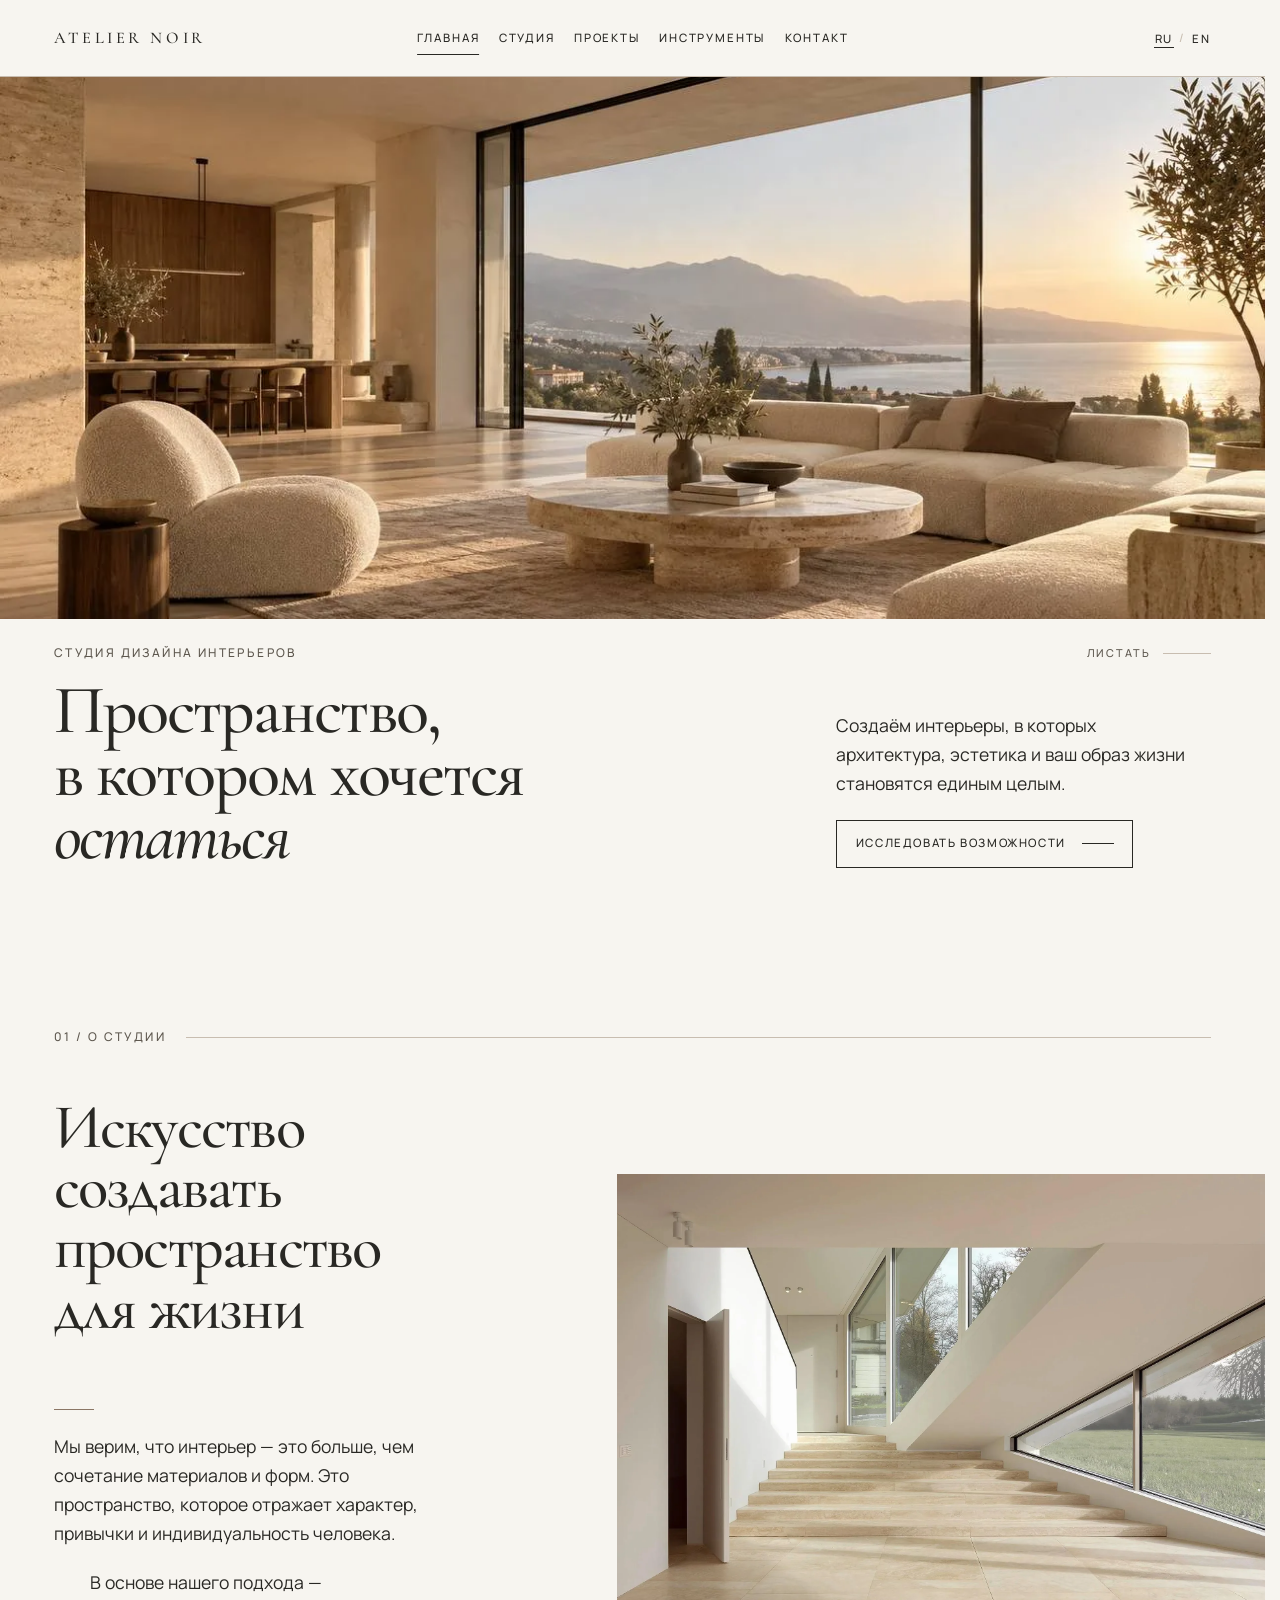
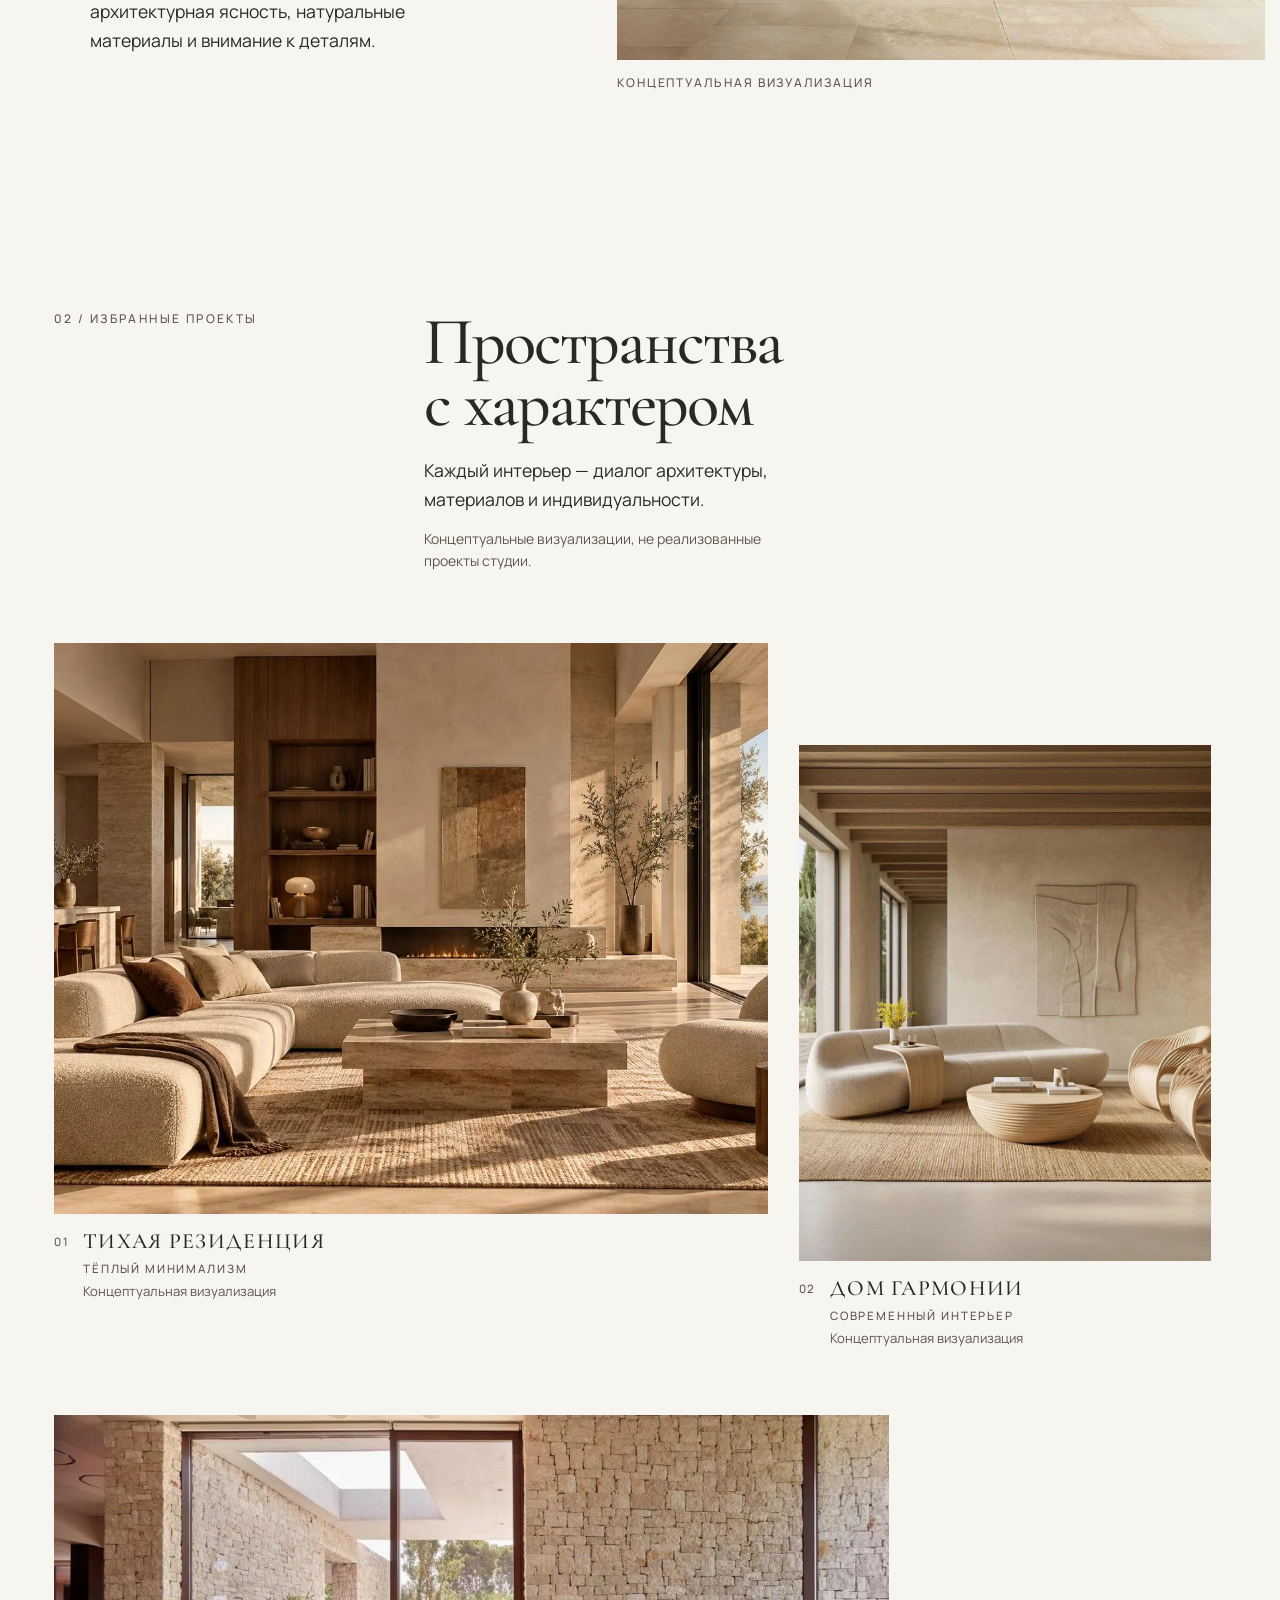
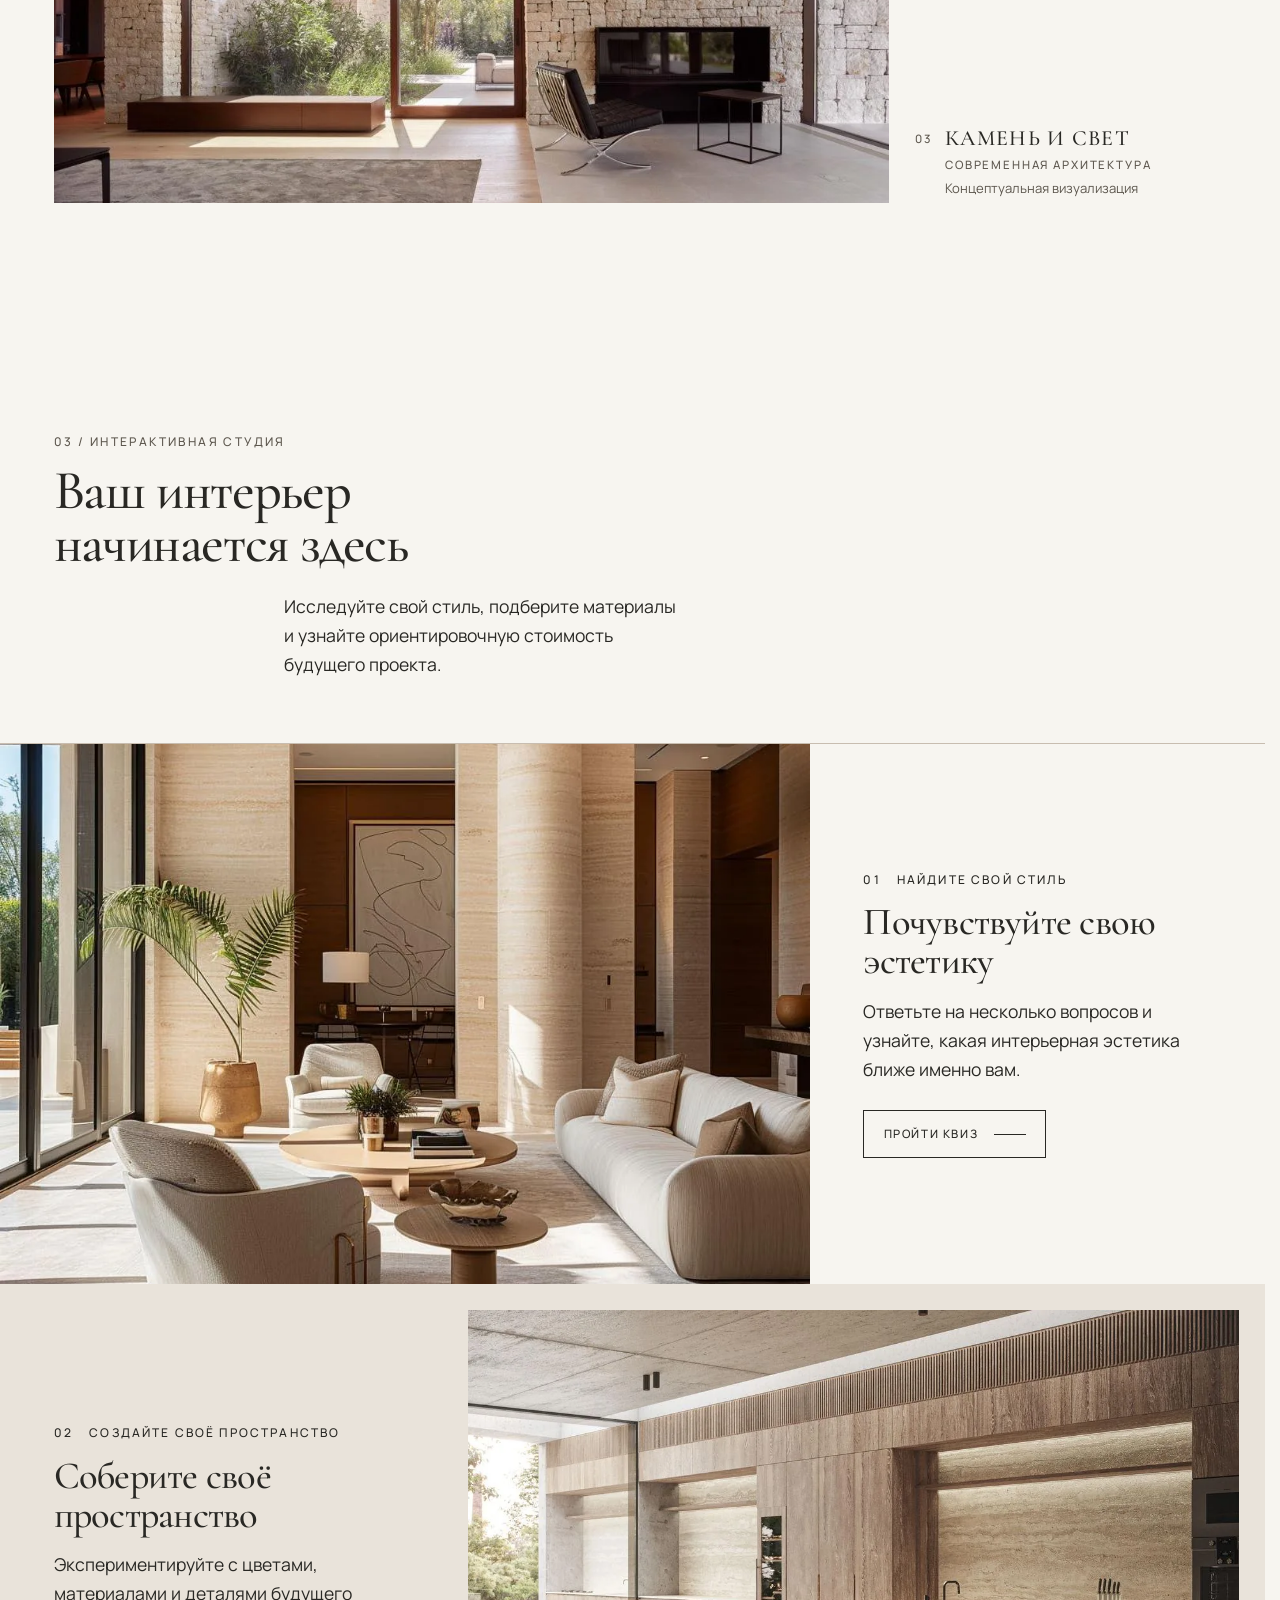
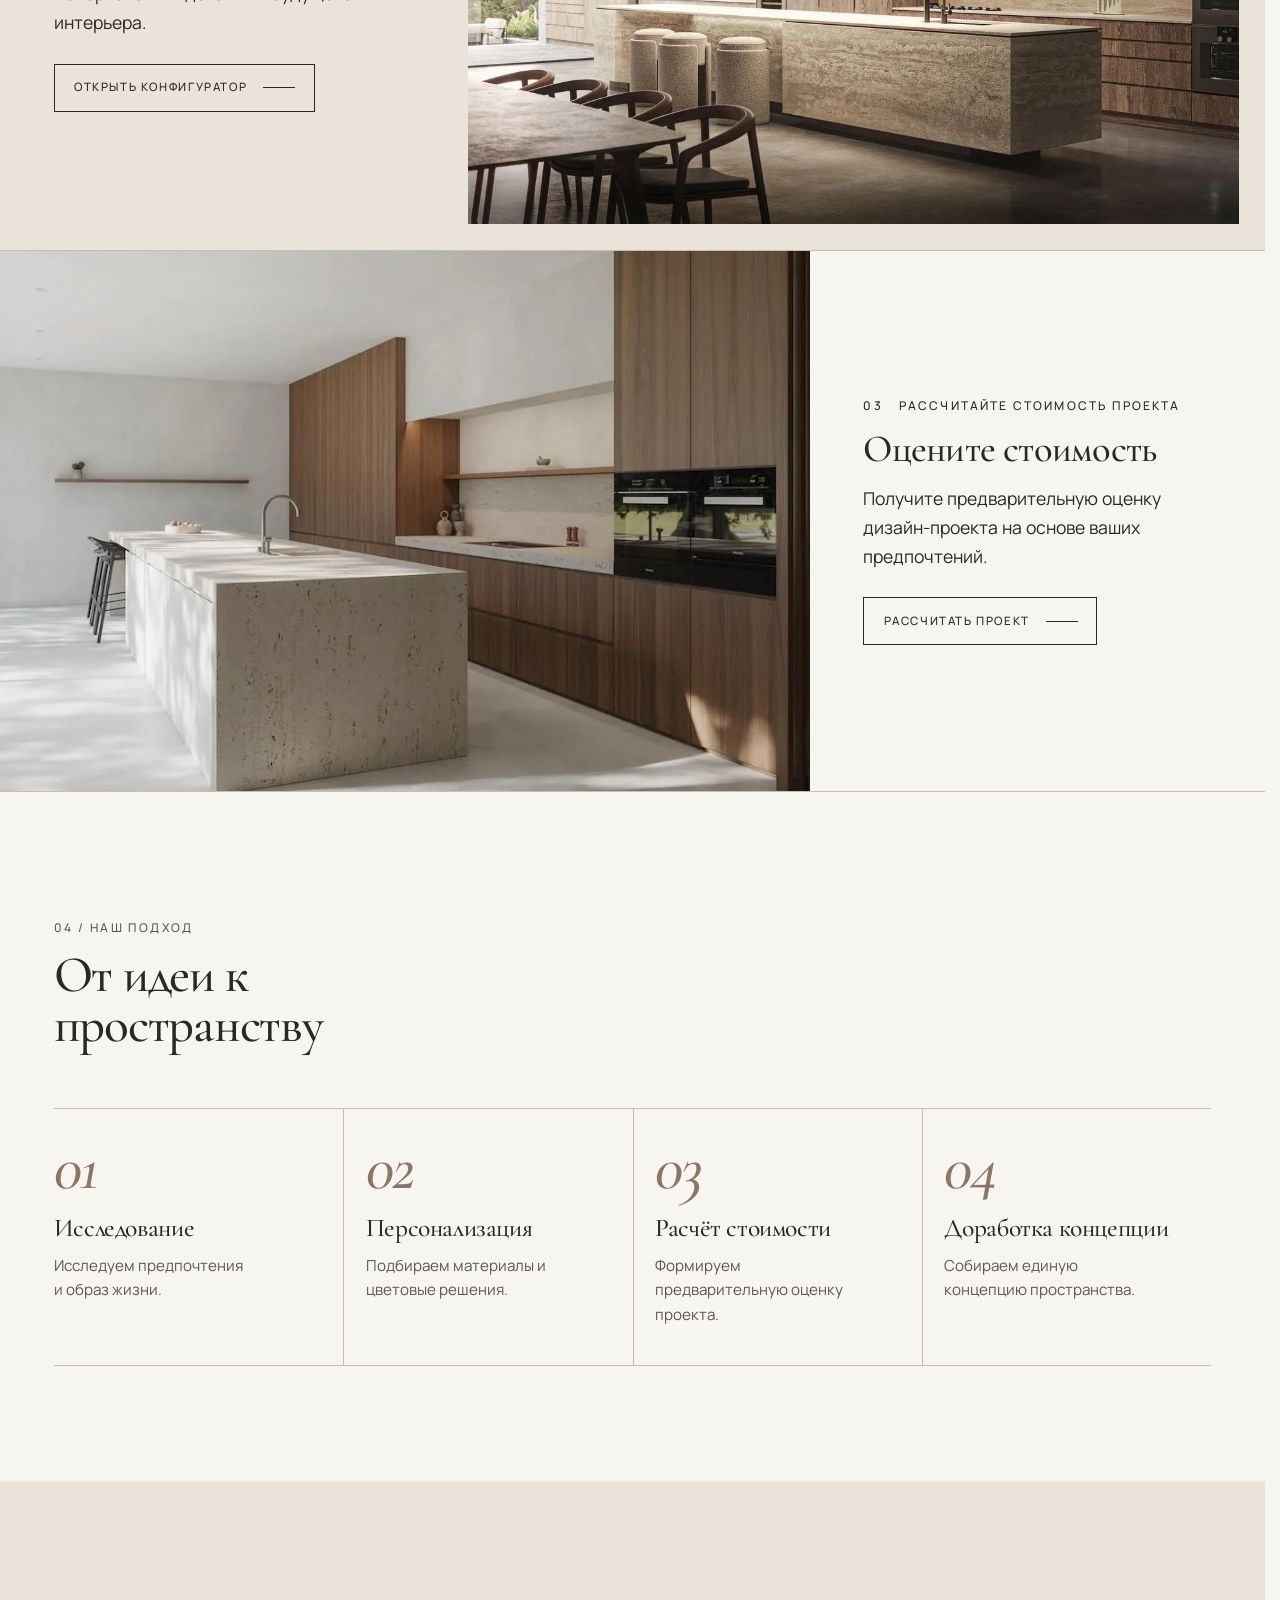
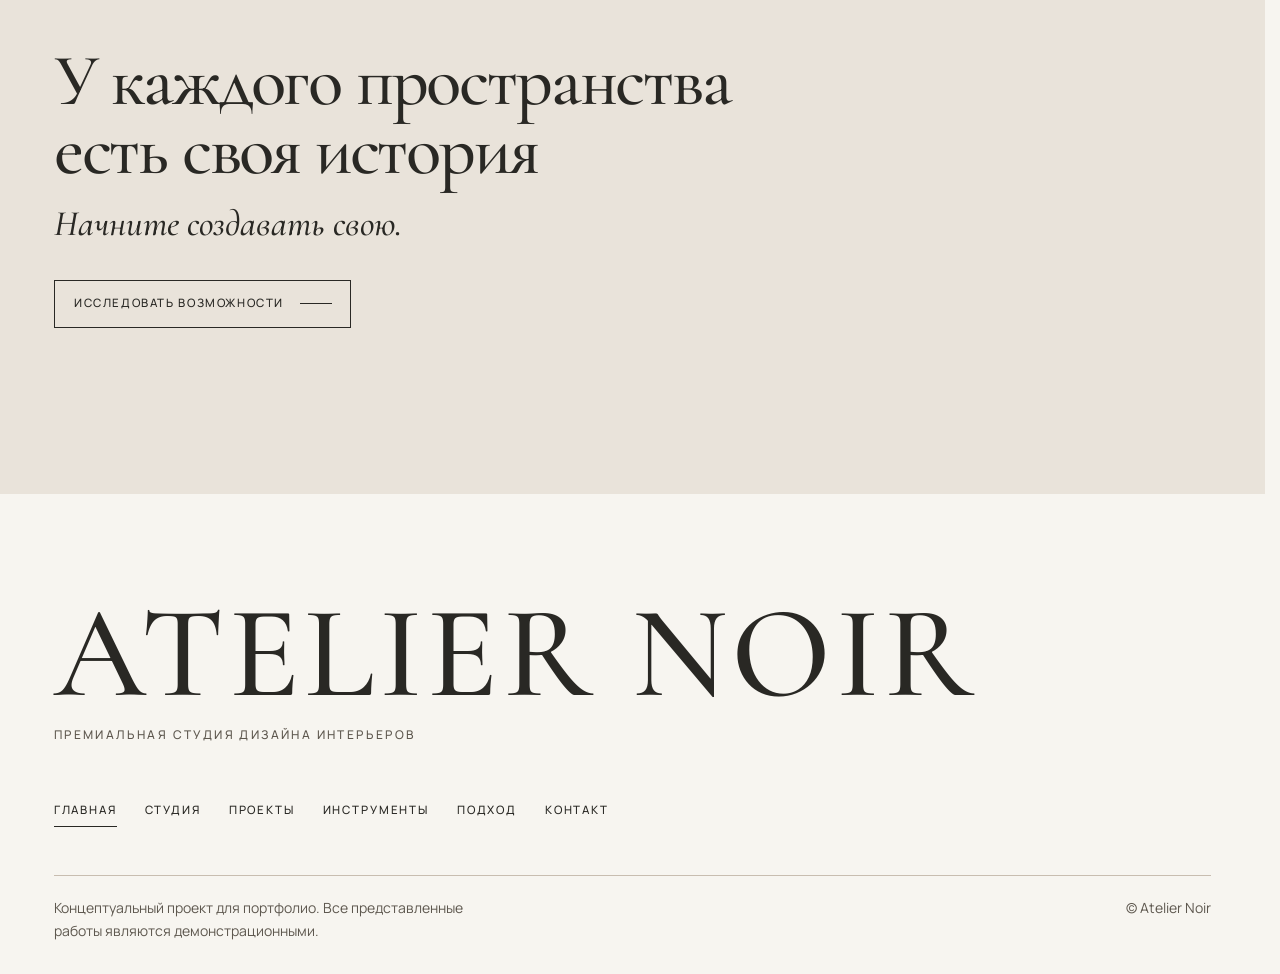
<file: index.html>
<!DOCTYPE html>
<html lang="ru">
<head>
  <meta charset="UTF-8">
  <meta name="viewport" content="width=device-width, initial-scale=1">
  <meta name="description" data-i18n-content="meta.description" content="ATELIER NOIR — концептуальный сайт студии дизайна интерьеров: квиз стиля, конфигуратор пространства и калькулятор стоимости. Демонстрационный портфолио-проект.">
  <meta name="theme-color" content="#F7F5F0">
  <meta name="format-detection" content="telephone=no">
  <title data-i18n="meta.title">ATELIER NOIR — Студия дизайна интерьеров</title>
  <meta property="og:type" content="website">
  <meta property="og:site_name" content="ATELIER NOIR">
  <meta property="og:locale" content="ru_RU">
  <meta property="og:locale:alternate" content="en_US">
  <meta property="og:title" data-i18n-content="meta.title" content="ATELIER NOIR — Студия дизайна интерьеров">
  <meta property="og:description" data-i18n-content="meta.description" content="ATELIER NOIR — концептуальный сайт студии дизайна интерьеров: квиз стиля, конфигуратор пространства и калькулятор стоимости. Демонстрационный портфолио-проект.">
  <meta property="og:image" content="assets/images/og/og-home.jpg">
  <meta property="og:image:width" content="1200">
  <meta property="og:image:height" content="630">
  <meta property="og:image:alt" content="ATELIER NOIR — Студия дизайна интерьеров">
  <meta name="twitter:card" content="summary_large_image">
  <link rel="icon" href="assets/icons/favicon.svg" type="image/svg+xml">
  <link rel="apple-touch-icon" href="assets/icons/apple-touch-icon.png">
  <link rel="stylesheet" href="css/style.css">
  <link rel="stylesheet" href="css/responsive.css">
  <script>
    document.documentElement.classList.add("js");
    try {
      if (localStorage.getItem("atelier-noir-language") === "en") {
        document.documentElement.classList.add("i18n-pending");
        setTimeout(function () {
          document.documentElement.classList.remove("i18n-pending");
        }, 1500);
      }
    } catch (error) {
      /* storage unavailable */
    }
    function markFrame(img) {
      var frame = img && img.closest ? img.closest(".frame") : null;
      if (!frame) return;
      frame.classList.add("is-fallback");
      var key = img.getAttribute("data-i18n-alt");
      if (key) frame.setAttribute("data-i18n-aria-label", key);
      var label = key && window.t ? window.t(key) : img.alt;
      if (label) frame.setAttribute("aria-label", label);
      img.remove();
    }
  </script>
</head>
<body>
  <a class="skip" href="#content" data-i18n="skip">К содержанию</a>

  <header class="header">
    <div class="header__bar">
      <a class="logo" href="#top" translate="no">Atelier Noir</a>

      <div class="header__end">
        <div class="lang" role="group" data-i18n-aria-label="lang.group" aria-label="Язык интерфейса">
          <button class="lang__btn" type="button" data-lang="ru" lang="ru" aria-pressed="true">RU</button>
          <span class="lang__slash" aria-hidden="true">/</span>
          <button class="lang__btn" type="button" data-lang="en" lang="en" aria-pressed="false">EN</button>
        </div>
        <button class="nav-toggle" type="button" aria-expanded="false" aria-controls="site-nav" aria-label="Открыть меню">
          <span class="nav-toggle__lines" aria-hidden="true"></span>
        </button>
      </div>
    </div>

    <nav class="nav" id="site-nav" data-i18n-aria-label="nav.main" aria-label="Основная навигация">
      <a class="link" href="#top" data-nav="top" data-i18n="nav.home">Главная</a>
      <a class="link" href="#studio" data-nav="studio" data-i18n="nav.studio">Студия</a>
      <a class="link" href="#projects" data-nav="projects" data-i18n="nav.projects">Проекты</a>
      <a class="link" href="#tools" data-nav="tools" data-i18n="nav.tools">Инструменты</a>
      <a class="link" href="#contact" data-nav="contact" data-i18n="nav.contact">Контакт</a>
      <p class="nav__note" data-i18n="nav.note">Премиальная студия дизайна интерьеров</p>
    </nav>
  </header>

  <main id="content" tabindex="-1">
    <section class="hero" id="top" data-spy aria-labelledby="hero-title">
      <div class="hero__media">
        <div class="frame frame--hero">
          <img
            src="assets/images/hero.webp"
            alt="Гостиная с панорамным остеклением, мягкой мебелью и видом на море и горы"
            data-i18n-alt="hero.alt"
            width="1280"
            height="720"
            fetchpriority="high"
            decoding="async"
            onerror="markFrame(this)">
          <p class="frame__note" aria-hidden="true">hero.webp</p>
        </div>
      </div>

      <div class="hero__plate">
        <div class="hero__kicker">
          <p class="eyebrow" data-i18n="hero.kicker">Студия дизайна интерьеров</p>
          <a class="scroll-hint" href="#studio">
            <span data-i18n="hero.scroll">Листать</span>
            <span class="scroll-hint__line" aria-hidden="true"></span>
          </a>
        </div>

        <div class="hero__grid">
          <h1 class="hero__title" id="hero-title">
            <span data-i18n="hero.title.1">Пространство,</span><br>
            <span data-i18n="hero.title.2">в котором хочется</span><br>
            <em data-i18n="hero.title.3">остаться</em>
          </h1>
          <div class="hero__aside">
            <p class="hero__lede" data-i18n="hero.lede">Создаём интерьеры, в которых архитектура, эстетика и ваш образ жизни становятся единым целым.</p>
            <a class="btn" href="#tools">
              <span data-i18n="hero.cta">Исследовать возможности</span>
              <span class="btn__line" aria-hidden="true"></span>
            </a>
          </div>
        </div>
      </div>
    </section>

    <section class="studio" id="studio" data-spy aria-labelledby="studio-title">
      <div class="wrap">
        <div class="section-kicker">
          <p class="eyebrow" data-i18n="studio.kicker">01 / О студии</p>
          <span class="section-kicker__line" aria-hidden="true"></span>
        </div>

        <div class="studio__layout reveal">
          <div class="studio__heading">
            <h2 class="studio__title" id="studio-title"><span data-i18n="studio.title.1">Искусство создавать</span><br><span data-i18n="studio.title.2">пространство</span><br><span data-i18n="studio.title.3">для жизни</span></h2>
          </div>

          <figure class="studio__figure">
            <div class="frame frame--studio">
              <img
                src="assets/images/studio.webp"
                alt="Светлый лестничный холл с каменными ступенями и угловым остеклением"
                data-i18n-alt="studio.alt"
                width="2000"
                height="1499"
                loading="lazy"
                decoding="async"
                onerror="markFrame(this)">
              <p class="frame__note" aria-hidden="true">studio.webp</p>
            </div>
            <figcaption class="studio__caption" data-i18n="studio.caption">Концептуальная визуализация</figcaption>
          </figure>

          <div class="studio__text">
            <hr class="studio__rule">
            <p data-i18n="studio.p1">Мы верим, что интерьер — это больше, чем сочетание материалов и форм. Это пространство, которое отражает характер, привычки и индивидуальность человека.</p>
            <p data-i18n="studio.p2">В основе нашего подхода — архитектурная ясность, натуральные материалы и внимание к деталям.</p>
          </div>
        </div>
      </div>
    </section>

    <section class="projects" id="projects" data-spy aria-labelledby="projects-title">
      <div class="wrap">
        <div class="projects__intro reveal">
          <p class="eyebrow" data-i18n="projects.kicker">02 / Избранные проекты</p>
          <div class="projects__copy">
            <h2 class="projects__title" id="projects-title"><span data-i18n="projects.title.1">Пространства</span><br><span data-i18n="projects.title.2">с характером</span></h2>
            <p class="projects__lede" data-i18n="projects.lede">Каждый интерьер — диалог архитектуры, материалов и индивидуальности.</p>
            <p class="projects__disclaimer" data-i18n="projects.disclaimer">Концептуальные визуализации, не реализованные проекты студии.</p>
          </div>
        </div>

        <div class="projects__gallery reveal">
          <article class="project project--lead">
            <div class="frame frame--p1">
              <img
                src="assets/images/project-01.webp"
                alt="Тихая резиденция — тёплая гостиная с камином и панорамным светом, концептуальная визуализация"
                data-i18n-alt="project.01.alt"
                width="1280"
                height="853"
                loading="lazy"
                decoding="async"
                onerror="markFrame(this)">
              <p class="frame__note" aria-hidden="true">project-01.webp</p>
            </div>
            <div class="project__meta">
              <p class="project__index">01</p>
              <h3 class="project__title" data-i18n="project.01.title">Тихая резиденция</h3>
              <p class="project__style" data-i18n="project.01.style">Тёплый минимализм</p>
              <p class="project__note" data-i18n="project.caption">Концептуальная визуализация</p>
            </div>
          </article>

          <article class="project project--offset">
            <div class="frame frame--p2">
              <img
                src="assets/images/project-02.webp"
                alt="Дом гармонии — гостиная с мягкими формами и видом в сад, концептуальная визуализация"
                data-i18n-alt="project.02.alt"
                width="1600"
                height="1200"
                loading="lazy"
                decoding="async"
                onerror="markFrame(this)">
              <p class="frame__note" aria-hidden="true">project-02.webp</p>
            </div>
            <div class="project__meta">
              <p class="project__index">02</p>
              <h3 class="project__title" data-i18n="project.02.title">Дом гармонии</h3>
              <p class="project__style" data-i18n="project.02.style">Современный интерьер</p>
              <p class="project__note" data-i18n="project.caption">Концептуальная визуализация</p>
            </div>
          </article>

          <article class="project project--wide">
            <div class="frame frame--p3">
              <img
                src="assets/images/project-03.webp"
                alt="Камень и свет — каменная стена, камин и свет из сада, концептуальная визуализация"
                data-i18n-alt="project.03.alt"
                width="1078"
                height="516"
                loading="lazy"
                decoding="async"
                onerror="markFrame(this)">
              <p class="frame__note" aria-hidden="true">project-03.webp</p>
            </div>
            <div class="project__meta">
              <p class="project__index">03</p>
              <h3 class="project__title" data-i18n="project.03.title">Камень и свет</h3>
              <p class="project__style" data-i18n="project.03.style">Современная архитектура</p>
              <p class="project__note" data-i18n="project.caption">Концептуальная визуализация</p>
            </div>
          </article>
        </div>
      </div>
    </section>

    <section class="tools" id="tools" data-spy aria-labelledby="tools-title">
      <div class="tools__intro reveal">
        <p class="eyebrow" data-i18n="tools.kicker">03 / Интерактивная студия</p>
        <h2 class="tools__title" id="tools-title" data-i18n="tools.title">Ваш интерьер начинается здесь</h2>
        <p class="tools__lede" data-i18n="tools.lede">Исследуйте свой стиль, подберите материалы и узнайте ориентировочную стоимость будущего проекта.</p>
      </div>

      <article class="tool reveal" id="tool-style" aria-labelledby="tool-style-title">
        <div class="tool__media">
          <div class="frame frame--tool">
            <img
              src="assets/images/quiz-preview.webp"
              alt="Превью квиза: светлая гостиная с травертином и мягкой мебелью"
              data-i18n-alt="tools.style.alt"
              width="1024"
              height="1024"
              loading="lazy"
              decoding="async"
              onerror="markFrame(this)">
            <p class="frame__note" aria-hidden="true">quiz-preview.webp</p>
          </div>
        </div>
        <div class="tool__body">
          <p class="tool__kicker"><span>01</span> <span data-i18n="tools.style.kicker">Найдите свой стиль</span></p>
          <h3 class="tool__title" id="tool-style-title" data-i18n="tools.style.title">Почувствуйте свою эстетику</h3>
          <p class="tool__text" data-i18n="tools.style.text">Ответьте на несколько вопросов и узнайте, какая интерьерная эстетика ближе именно вам.</p>
          <a class="btn" href="quiz.html">
            <span data-i18n="tools.style.cta">Пройти квиз</span>
            <span class="btn__line" aria-hidden="true"></span>
          </a>
        </div>
      </article>

      <article class="tool tool--reverse reveal" id="tool-space" aria-labelledby="tool-space-title">
        <div class="tool__body">
          <p class="tool__kicker"><span>02</span> <span data-i18n="tools.space.kicker">Создайте своё пространство</span></p>
          <h3 class="tool__title" id="tool-space-title" data-i18n="tools.space.title">Соберите своё пространство</h3>
          <p class="tool__text" data-i18n="tools.space.text">Экспериментируйте с цветами, материалами и деталями будущего интерьера.</p>
          <a class="btn" href="configurator.html">
            <span data-i18n="tools.space.cta">Открыть конфигуратор</span>
            <span class="btn__line" aria-hidden="true"></span>
          </a>
        </div>
        <div class="tool__media">
          <div class="frame frame--tool">
            <img
              src="assets/images/configurator-preview.webp"
              alt="Превью конфигуратора: кухня из камня и дерева"
              data-i18n-alt="tools.space.alt"
              width="1450"
              height="805"
              loading="lazy"
              decoding="async"
              onerror="markFrame(this)">
            <p class="frame__note" aria-hidden="true">configurator-preview.webp</p>
          </div>
        </div>
      </article>

      <article class="tool reveal" id="tool-estimate" aria-labelledby="tool-estimate-title">
        <div class="tool__media">
          <div class="frame frame--tool">
            <img
              src="assets/images/calculator-preview.webp"
              alt="Превью калькулятора: кухня с каменным островом и деревянной мебелью"
              data-i18n-alt="tools.estimate.alt"
              width="900"
              height="720"
              loading="lazy"
              decoding="async"
              onerror="markFrame(this)">
            <p class="frame__note" aria-hidden="true">calculator-preview.webp</p>
          </div>
        </div>
        <div class="tool__body">
          <p class="tool__kicker"><span>03</span> <span data-i18n="tools.estimate.kicker">Рассчитайте стоимость проекта</span></p>
          <h3 class="tool__title" id="tool-estimate-title" data-i18n="tools.estimate.title">Оцените стоимость</h3>
          <p class="tool__text" data-i18n="tools.estimate.text">Получите предварительную оценку дизайн-проекта на основе ваших предпочтений.</p>
          <a class="btn" href="calculator.html">
            <span data-i18n="tools.estimate.cta">Рассчитать проект</span>
            <span class="btn__line" aria-hidden="true"></span>
          </a>
        </div>
      </article>
    </section>

    <section class="approach" id="approach" data-spy aria-labelledby="approach-title">
      <div class="wrap">
        <div class="approach__head reveal">
          <p class="eyebrow" data-i18n="approach.kicker">04 / Наш подход</p>
          <h2 class="approach__title" id="approach-title" data-i18n="approach.title">От идеи к пространству</h2>
        </div>

        <ol class="approach__grid reveal">
          <li class="step">
            <span class="step__num" aria-hidden="true">01</span>
            <h3 class="step__title" data-i18n="approach.discover.title">Исследование</h3>
            <p class="step__text" data-i18n="approach.discover.text">Исследуем предпочтения и образ жизни.</p>
          </li>
          <li class="step">
            <span class="step__num" aria-hidden="true">02</span>
            <h3 class="step__title" data-i18n="approach.personalize.title">Персонализация</h3>
            <p class="step__text" data-i18n="approach.personalize.text">Подбираем материалы и цветовые решения.</p>
          </li>
          <li class="step">
            <span class="step__num" aria-hidden="true">03</span>
            <h3 class="step__title" data-i18n="approach.estimate.title">Расчёт стоимости</h3>
            <p class="step__text" data-i18n="approach.estimate.text">Формируем предварительную оценку проекта.</p>
          </li>
          <li class="step">
            <span class="step__num" aria-hidden="true">04</span>
            <h3 class="step__title" data-i18n="approach.refine.title">Доработка концепции</h3>
            <p class="step__text" data-i18n="approach.refine.text">Собираем единую концепцию пространства.</p>
          </li>
        </ol>
      </div>
    </section>

    <section class="finale" aria-labelledby="finale-title">
      <div class="wrap">
        <div class="finale__inner reveal">
          <h2 class="finale__title" id="finale-title" data-i18n="finale.title">У каждого пространства есть своя история</h2>
          <p class="finale__lead" data-i18n="finale.lead">Начните создавать свою.</p>
          <a class="btn" href="#tools">
            <span data-i18n="finale.cta">Исследовать возможности</span>
            <span class="btn__line" aria-hidden="true"></span>
          </a>
        </div>
      </div>
    </section>
  </main>

  <footer class="footer" id="contact" data-spy data-i18n-aria-label="footer.label" aria-label="Контакт и сведения">
    <div class="wrap">
      <a class="footer__logo" href="#top" translate="no">Atelier Noir</a>
      <p class="footer__tag" data-i18n="footer.tag">Премиальная студия дизайна интерьеров</p>

      <nav class="footer__nav" data-i18n-aria-label="nav.footer" aria-label="Навигация в подвале">
        <a class="link" href="#top" data-nav="top" data-i18n="nav.home">Главная</a>
        <a class="link" href="#studio" data-nav="studio" data-i18n="nav.studio">Студия</a>
        <a class="link" href="#projects" data-nav="projects" data-i18n="nav.projects">Проекты</a>
        <a class="link" href="#tools" data-nav="tools" data-i18n="nav.tools">Инструменты</a>
        <a class="link" href="#approach" data-nav="approach" data-i18n="nav.approach">Подход</a>
        <a class="link" href="#contact" data-nav="contact" data-i18n="nav.contact">Контакт</a>
      </nav>

      <div class="footer__bottom">
        <p class="footer__legal" data-i18n="footer.legal">Концептуальный проект для портфолио. Все представленные работы являются демонстрационными.</p>
        <p class="footer__copy" translate="no">© Atelier Noir</p>
      </div>
    </div>
  </footer>

  <noscript>
    <style>
      .reveal { opacity: 1 !important; transform: none !important; }
      html.i18n-pending body { visibility: visible !important; }
    </style>
  </noscript>
  <script src="js/translations.js"></script>
  <script src="js/main.js"></script>
</body>
</html>
</file>
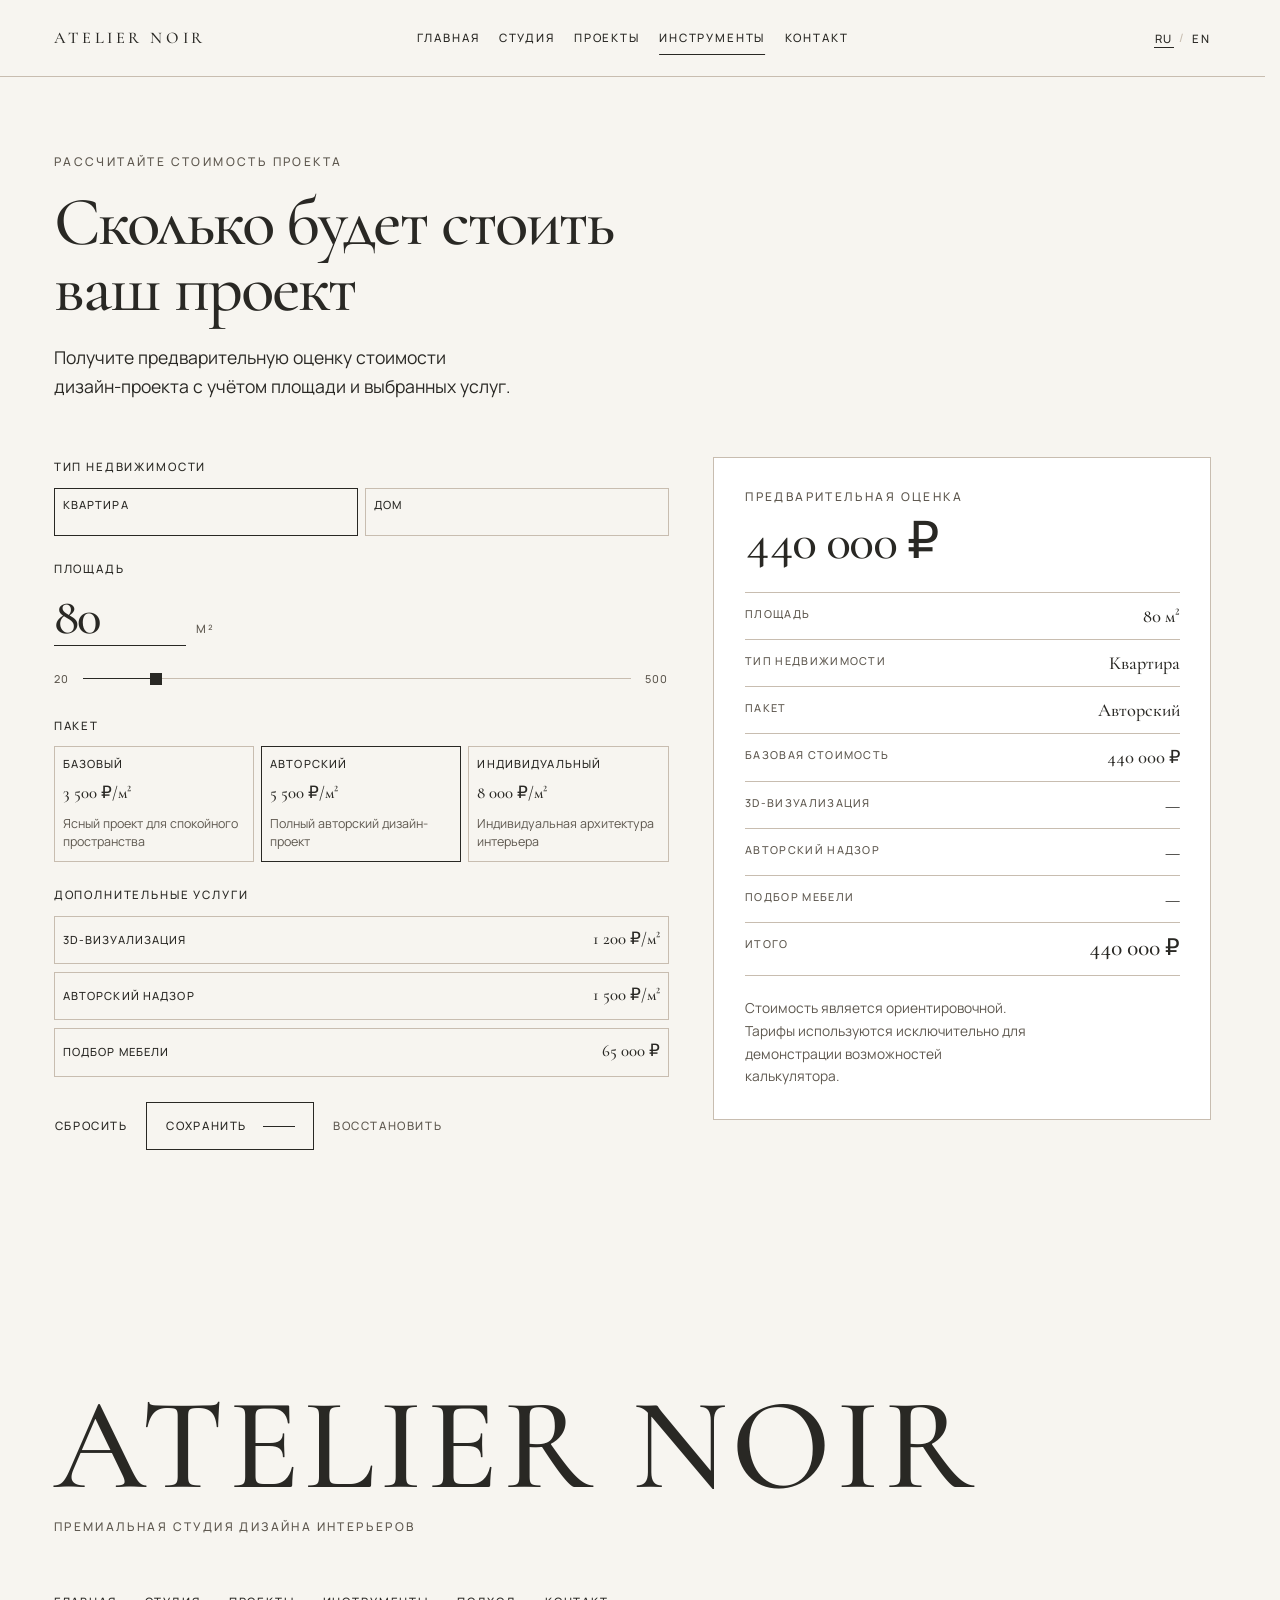
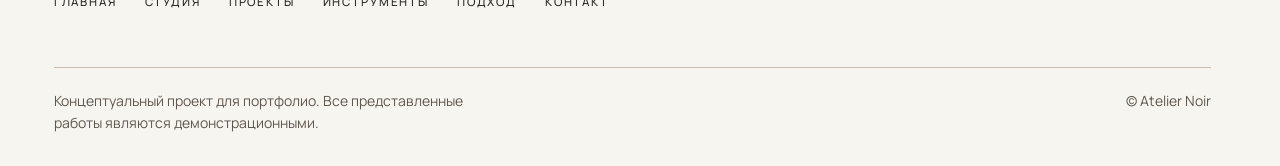
<file: calculator.html>
<!DOCTYPE html>
<html lang="ru">
<head>
  <meta charset="UTF-8">
  <meta name="viewport" content="width=device-width, initial-scale=1">
  <meta name="description" data-i18n-content="calc.meta.description" content="Калькулятор ATELIER NOIR: предварительная оценка стоимости дизайн-проекта по площади, пакету и дополнительным услугам. Концептуальный портфолио-проект.">
  <meta name="theme-color" content="#F7F5F0">
  <meta name="format-detection" content="telephone=no">
  <title data-i18n="calc.meta.title">ATELIER NOIR — Рассчитайте стоимость проекта</title>
  <meta property="og:type" content="website">
  <meta property="og:site_name" content="ATELIER NOIR">
  <meta property="og:locale" content="ru_RU">
  <meta property="og:locale:alternate" content="en_US">
  <meta property="og:title" data-i18n-content="calc.meta.title" content="ATELIER NOIR — Рассчитайте стоимость проекта">
  <meta property="og:description" data-i18n-content="calc.meta.description" content="Калькулятор ATELIER NOIR: предварительная оценка стоимости дизайн-проекта по площади, пакету и дополнительным услугам. Концептуальный портфолио-проект.">
  <meta property="og:image" content="assets/images/og/og-calculator.jpg">
  <meta property="og:image:width" content="1200">
  <meta property="og:image:height" content="630">
  <meta property="og:image:alt" content="ATELIER NOIR — Рассчитайте стоимость проекта">
  <meta name="twitter:card" content="summary_large_image">
  <link rel="icon" href="assets/icons/favicon.svg" type="image/svg+xml">
  <link rel="apple-touch-icon" href="assets/icons/apple-touch-icon.png">
  <link rel="stylesheet" href="css/style.css">
  <link rel="stylesheet" href="css/responsive.css">
  <script>
    document.documentElement.classList.add("js");
    try {
      if (localStorage.getItem("atelier-noir-language") === "en") {
        document.documentElement.classList.add("i18n-pending");
        setTimeout(function () {
          document.documentElement.classList.remove("i18n-pending");
        }, 1500);
      }
    } catch (error) {
      /* storage unavailable */
    }
    function markFrame(img) {
      var frame = img && img.closest ? img.closest(".frame") : null;
      if (!frame) return;
      frame.classList.add("is-fallback");
      var key = img.getAttribute("data-i18n-alt");
      if (key) frame.setAttribute("data-i18n-aria-label", key);
      var label = key && window.t ? window.t(key) : img.alt;
      if (label) frame.setAttribute("aria-label", label);
      img.remove();
    }
  </script>
</head>
<body>
  <a class="skip" href="#content" data-i18n="skip">К содержанию</a>

  <header class="header">
    <div class="header__bar">
      <a class="logo" href="index.html" translate="no">Atelier Noir</a>

      <div class="header__end">
        <div class="lang" role="group" data-i18n-aria-label="lang.group" aria-label="Язык интерфейса">
          <button class="lang__btn" type="button" data-lang="ru" lang="ru" aria-pressed="true">RU</button>
          <span class="lang__slash" aria-hidden="true">/</span>
          <button class="lang__btn" type="button" data-lang="en" lang="en" aria-pressed="false">EN</button>
        </div>
        <button class="nav-toggle" type="button" aria-expanded="false" aria-controls="site-nav" aria-label="Открыть меню">
          <span class="nav-toggle__lines" aria-hidden="true"></span>
        </button>
      </div>
    </div>

    <nav class="nav" id="site-nav" data-i18n-aria-label="nav.main" aria-label="Основная навигация">
      <a class="link" href="index.html" data-i18n="nav.home">Главная</a>
      <a class="link" href="index.html#studio" data-i18n="nav.studio">Студия</a>
      <a class="link" href="index.html#projects" data-i18n="nav.projects">Проекты</a>
      <a class="link" href="index.html#tools" data-i18n="nav.tools" aria-current="true">Инструменты</a>
      <a class="link" href="index.html#contact" data-i18n="nav.contact">Контакт</a>
      <p class="nav__note" data-i18n="nav.note">Премиальная студия дизайна интерьеров</p>
    </nav>
  </header>

  <main id="content" tabindex="-1">
    <section class="calc" id="calc-app" aria-labelledby="calc-title">
      <div class="wrap calc__head">
        <p class="eyebrow" data-i18n="calc.kicker">Рассчитайте стоимость проекта</p>
        <h1 class="calc__title" id="calc-title" data-i18n="calc.title">Сколько будет стоить ваш проект</h1>
        <p class="calc__lede" data-i18n="calc.lede">Получите предварительную оценку стоимости дизайн-проекта с учётом площади и выбранных услуг.</p>
      </div>

      <div class="wrap calc__layout">
        <div class="calc__params">
          <fieldset class="cfg-group">
            <legend data-i18n="calc.property">Тип недвижимости</legend>
            <div class="cfg-options calc-options--two" data-group="property" role="radiogroup" data-i18n-aria-label="calc.property" aria-label="Тип недвижимости">
              <button class="cfg-opt" type="button" role="radio" data-calc="property" data-value="apartment" aria-checked="true">
                <span class="cfg-opt__label" data-i18n="calc.property.apartment">Квартира</span>
              </button>
              <button class="cfg-opt" type="button" role="radio" data-calc="property" data-value="house" aria-checked="false">
                <span class="cfg-opt__label" data-i18n="calc.property.house">Дом</span>
              </button>
            </div>
          </fieldset>

          <fieldset class="cfg-group">
            <legend data-i18n="calc.area">Площадь</legend>
            <div class="calc-area">
              <div class="calc-area__field">
                <input class="calc-area__input" id="calc-area" type="number" inputmode="numeric" min="20" max="500" step="1" value="80" aria-describedby="calc-area-error">
                <span class="calc-area__unit" data-i18n="calc.unit">м²</span>
              </div>
              <div class="calc-area__slider">
                <span class="calc-area__bound">20</span>
                <div class="calc-range-wrap">
                  <span class="calc-range-fill" id="calc-range-fill"></span>
                  <input class="calc-range" id="calc-range" type="range" min="20" max="500" step="1" value="80" aria-valuemin="20" aria-valuemax="500" data-i18n-aria-label="calc.area" aria-label="Площадь">
                </div>
                <span class="calc-area__bound">500</span>
              </div>
              <p class="calc-area__error" id="calc-area-error" role="alert" hidden data-i18n="calc.area.error">Укажите площадь от 20 до 500 м².</p>
            </div>
          </fieldset>

          <fieldset class="cfg-group">
            <legend data-i18n="calc.package">Пакет</legend>
            <div class="cfg-options" data-group="package" role="radiogroup" data-i18n-aria-label="calc.package" aria-label="Пакет">
              <button class="cfg-opt calc-pack" type="button" role="radio" data-calc="package" data-value="essential" aria-checked="false">
                <span class="cfg-opt__label" data-i18n="calc.package.essential">Базовый</span>
                <span class="calc-pack__rate" data-package-rate="essential"></span>
                <span class="calc-pack__note" data-i18n="calc.package.essential.note">Ясный проект для спокойного пространства</span>
              </button>
              <button class="cfg-opt calc-pack" type="button" role="radio" data-calc="package" data-value="signature" aria-checked="true">
                <span class="cfg-opt__label" data-i18n="calc.package.signature">Авторский</span>
                <span class="calc-pack__rate" data-package-rate="signature"></span>
                <span class="calc-pack__note" data-i18n="calc.package.signature.note">Полный авторский дизайн-проект</span>
              </button>
              <button class="cfg-opt calc-pack" type="button" role="radio" data-calc="package" data-value="bespoke" aria-checked="false">
                <span class="cfg-opt__label" data-i18n="calc.package.bespoke">Индивидуальный</span>
                <span class="calc-pack__rate" data-package-rate="bespoke"></span>
                <span class="calc-pack__note" data-i18n="calc.package.bespoke.note">Индивидуальная архитектура интерьера</span>
              </button>
            </div>
          </fieldset>

          <fieldset class="cfg-group">
            <legend data-i18n="calc.extras">Дополнительные услуги</legend>
            <div class="calc-extras" data-group="extras">
              <button class="cfg-opt calc-extra" type="button" role="checkbox" data-calc="extra" data-value="visualization" aria-checked="false">
                <span class="cfg-opt__label" data-i18n="calc.extra.visualization">3D-визуализация</span>
                <span class="calc-pack__rate" data-extra-rate="visualization"></span>
              </button>
              <button class="cfg-opt calc-extra" type="button" role="checkbox" data-calc="extra" data-value="supervision" aria-checked="false">
                <span class="cfg-opt__label" data-i18n="calc.extra.supervision">Авторский надзор</span>
                <span class="calc-pack__rate" data-extra-rate="supervision"></span>
              </button>
              <button class="cfg-opt calc-extra" type="button" role="checkbox" data-calc="extra" data-value="furniture" aria-checked="false">
                <span class="cfg-opt__label" data-i18n="calc.extra.furniture">Подбор мебели</span>
                <span class="calc-pack__rate" data-extra-rate="furniture"></span>
              </button>
            </div>
          </fieldset>

          <div class="cfg-actions">
            <button class="btn btn--ghost" id="calc-reset" type="button" data-i18n="calc.reset">Сбросить</button>
            <button class="btn" id="calc-save" type="button">
              <span data-i18n="calc.save">Сохранить</span>
              <span class="btn__line" aria-hidden="true"></span>
            </button>
            <button class="btn btn--ghost" id="calc-restore" type="button" data-i18n="calc.restore" disabled>Восстановить</button>
          </div>
          <p class="cfg-status" id="calc-status" role="status" aria-live="polite"></p>
        </div>

        <aside class="calc__result">
          <div class="calc-card" id="calc-card">
            <p class="eyebrow" data-i18n="calc.result.kicker">Предварительная оценка</p>
            <p class="calc-total" id="calc-total">0 ₽</p>

            <dl class="calc-break">
              <div>
                <dt data-i18n="calc.area">Площадь</dt>
                <dd id="out-area">80 м²</dd>
              </div>
              <div>
                <dt data-i18n="calc.property">Тип недвижимости</dt>
                <dd id="out-property" data-i18n="calc.property.apartment">Квартира</dd>
              </div>
              <div>
                <dt data-i18n="calc.package">Пакет</dt>
                <dd id="out-package" data-i18n="calc.package.signature">Авторский</dd>
              </div>
              <div>
                <dt data-i18n="calc.base">Базовая стоимость</dt>
                <dd id="out-base">0 ₽</dd>
              </div>
              <div id="row-visualization">
                <dt data-i18n="calc.extra.visualization">3D-визуализация</dt>
                <dd id="out-visualization" data-i18n="calc.none">—</dd>
              </div>
              <div id="row-supervision">
                <dt data-i18n="calc.extra.supervision">Авторский надзор</dt>
                <dd id="out-supervision" data-i18n="calc.none">—</dd>
              </div>
              <div id="row-furniture">
                <dt data-i18n="calc.extra.furniture">Подбор мебели</dt>
                <dd id="out-furniture" data-i18n="calc.none">—</dd>
              </div>
              <div class="calc-break__sum">
                <dt data-i18n="calc.total">Итого</dt>
                <dd id="out-total">0 ₽</dd>
              </div>
            </dl>

            <p class="calc-disclaimer" data-i18n="calc.disclaimer">Стоимость является ориентировочной. Тарифы используются исключительно для демонстрации возможностей калькулятора.</p>
          </div>
        </aside>
      </div>
    </section>
  </main>

  <footer class="footer" id="contact" data-i18n-aria-label="footer.label" aria-label="Контакт и сведения">
    <div class="wrap">
      <a class="footer__logo" href="index.html" translate="no">Atelier Noir</a>
      <p class="footer__tag" data-i18n="footer.tag">Премиальная студия дизайна интерьеров</p>

      <nav class="footer__nav" data-i18n-aria-label="nav.footer" aria-label="Навигация в подвале">
        <a class="link" href="index.html" data-i18n="nav.home">Главная</a>
        <a class="link" href="index.html#studio" data-i18n="nav.studio">Студия</a>
        <a class="link" href="index.html#projects" data-i18n="nav.projects">Проекты</a>
        <a class="link" href="index.html#tools" data-i18n="nav.tools">Инструменты</a>
        <a class="link" href="index.html#approach" data-i18n="nav.approach">Подход</a>
        <a class="link" href="index.html#contact" data-i18n="nav.contact">Контакт</a>
      </nav>

      <div class="footer__bottom">
        <p class="footer__legal" data-i18n="footer.legal">Концептуальный проект для портфолио. Все представленные работы являются демонстрационными.</p>
        <p class="footer__copy" translate="no">© Atelier Noir</p>
      </div>
    </div>
  </footer>

  <noscript>
    <style>
      .reveal { opacity: 1 !important; transform: none !important; }
      html.i18n-pending body { visibility: visible !important; }
    </style>
  </noscript>
  <script src="js/translations.js"></script>
  <script src="js/main.js"></script>
  <script src="js/calculator.js"></script>
</body>
</html>
</file>
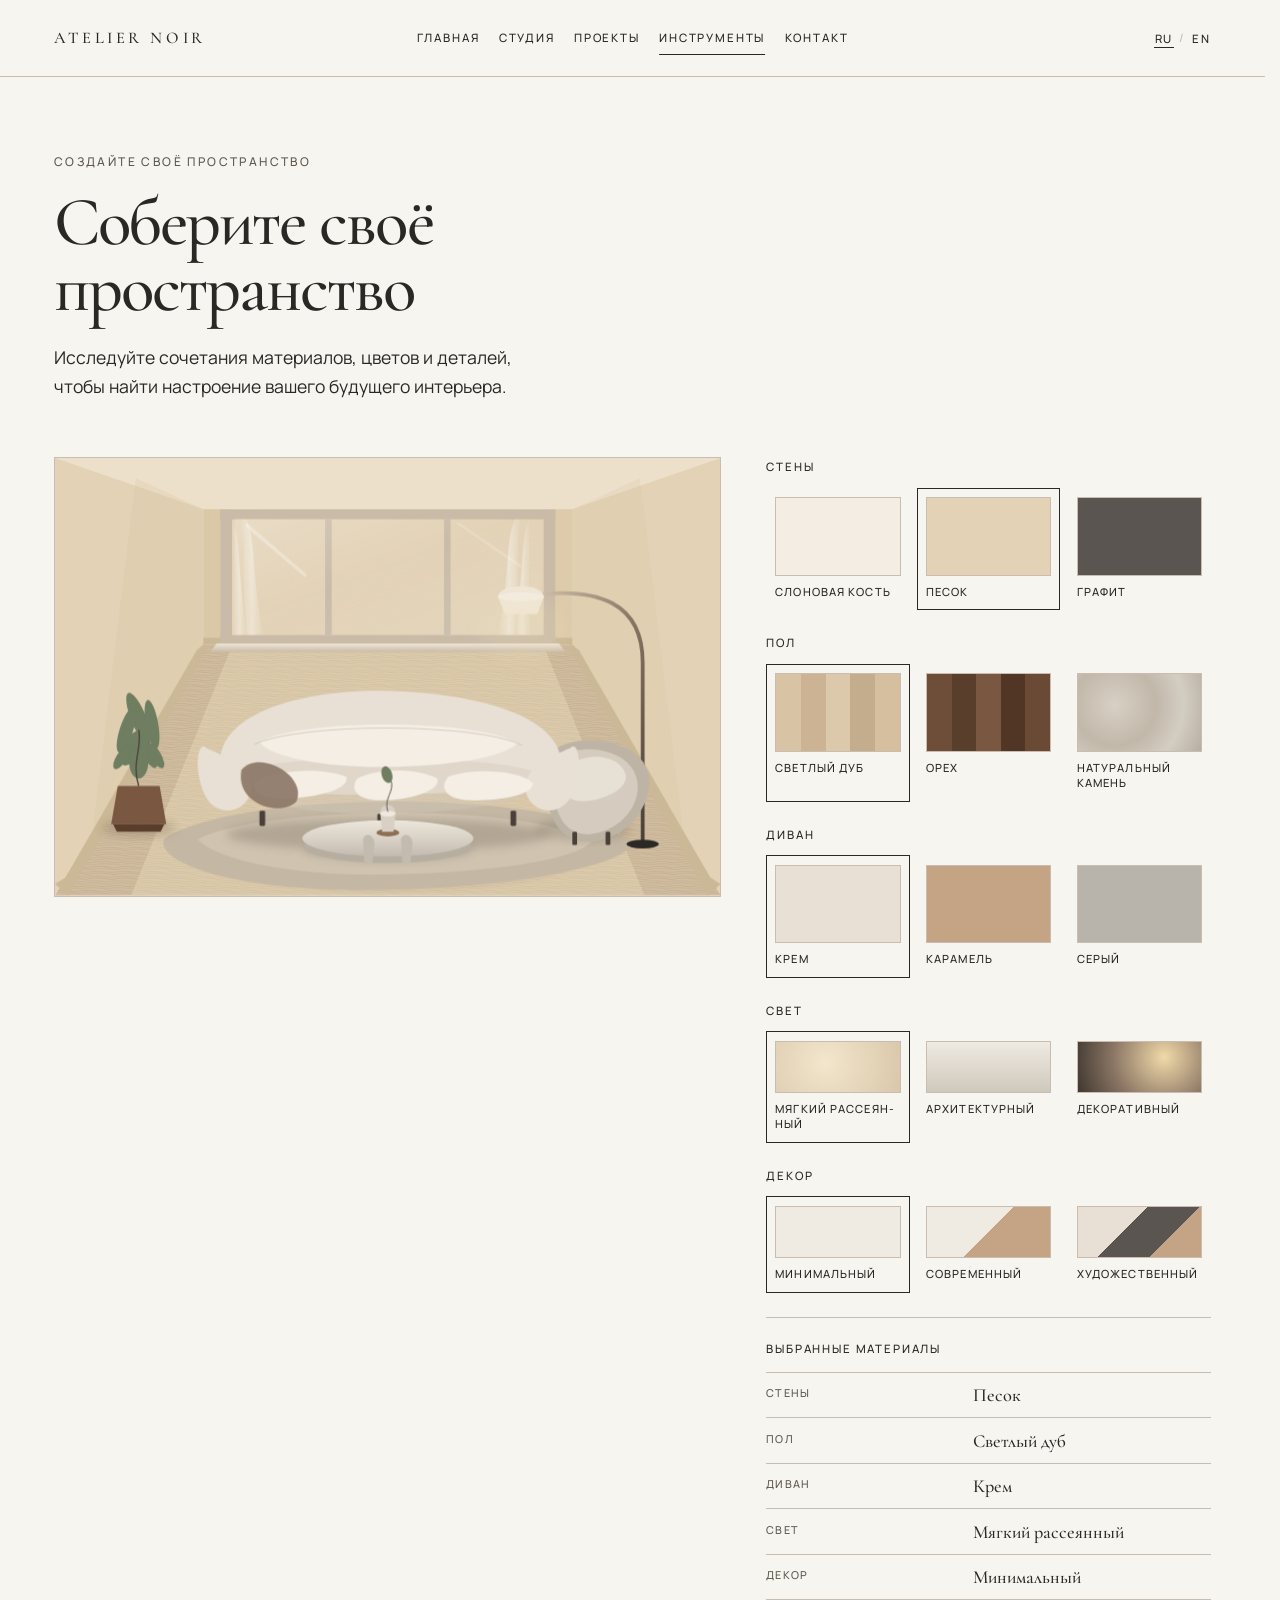
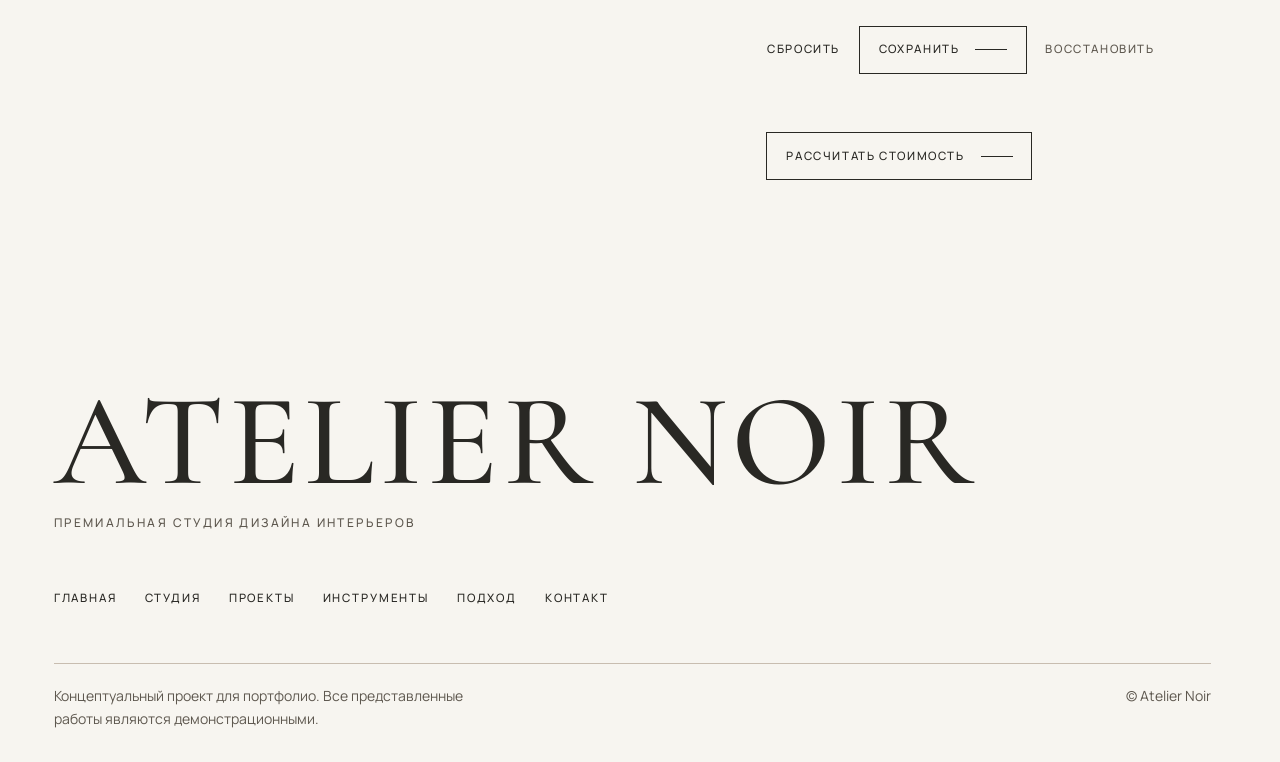
<file: configurator.html>
<!DOCTYPE html>
<html lang="ru">
<head>
  <meta charset="UTF-8">
  <meta name="viewport" content="width=device-width, initial-scale=1">
  <meta name="description" data-i18n-content="cfg.meta.description" content="Конфигуратор ATELIER NOIR: подберите стены, пол, диван, свет и декор и посмотрите, как меняется интерьер. Концептуальный портфолио-проект.">
  <meta name="theme-color" content="#F7F5F0">
  <meta name="format-detection" content="telephone=no">
  <title data-i18n="cfg.meta.title">ATELIER NOIR — Создайте своё пространство</title>
  <meta property="og:type" content="website">
  <meta property="og:site_name" content="ATELIER NOIR">
  <meta property="og:locale" content="ru_RU">
  <meta property="og:locale:alternate" content="en_US">
  <meta property="og:title" data-i18n-content="cfg.meta.title" content="ATELIER NOIR — Создайте своё пространство">
  <meta property="og:description" data-i18n-content="cfg.meta.description" content="Конфигуратор ATELIER NOIR: подберите стены, пол, диван, свет и декор и посмотрите, как меняется интерьер. Концептуальный портфолио-проект.">
  <meta property="og:image" content="assets/images/og/og-configurator.jpg">
  <meta property="og:image:width" content="1200">
  <meta property="og:image:height" content="630">
  <meta property="og:image:alt" content="ATELIER NOIR — Создайте своё пространство">
  <meta name="twitter:card" content="summary_large_image">
  <link rel="icon" href="assets/icons/favicon.svg" type="image/svg+xml">
  <link rel="apple-touch-icon" href="assets/icons/apple-touch-icon.png">
  <link rel="stylesheet" href="css/style.css">
  <link rel="stylesheet" href="css/responsive.css">
  <script>
    document.documentElement.classList.add("js");
    try {
      if (localStorage.getItem("atelier-noir-language") === "en") {
        document.documentElement.classList.add("i18n-pending");
        setTimeout(function () {
          document.documentElement.classList.remove("i18n-pending");
        }, 1500);
      }
    } catch (error) {
      /* storage unavailable */
    }
    function markFrame(img) {
      var frame = img && img.closest ? img.closest(".frame") : null;
      if (!frame) return;
      frame.classList.add("is-fallback");
      var key = img.getAttribute("data-i18n-alt");
      if (key) frame.setAttribute("data-i18n-aria-label", key);
      var label = key && window.t ? window.t(key) : img.alt;
      if (label) frame.setAttribute("aria-label", label);
      img.remove();
    }
  </script>
</head>
<body>
  <a class="skip" href="#content" data-i18n="skip">К содержанию</a>

  <header class="header">
    <div class="header__bar">
      <a class="logo" href="index.html" translate="no">Atelier Noir</a>

      <div class="header__end">
        <div class="lang" role="group" data-i18n-aria-label="lang.group" aria-label="Язык интерфейса">
          <button class="lang__btn" type="button" data-lang="ru" lang="ru" aria-pressed="true">RU</button>
          <span class="lang__slash" aria-hidden="true">/</span>
          <button class="lang__btn" type="button" data-lang="en" lang="en" aria-pressed="false">EN</button>
        </div>
        <button class="nav-toggle" type="button" aria-expanded="false" aria-controls="site-nav" aria-label="Открыть меню">
          <span class="nav-toggle__lines" aria-hidden="true"></span>
        </button>
      </div>
    </div>

    <nav class="nav" id="site-nav" data-i18n-aria-label="nav.main" aria-label="Основная навигация">
      <a class="link" href="index.html" data-i18n="nav.home">Главная</a>
      <a class="link" href="index.html#studio" data-i18n="nav.studio">Студия</a>
      <a class="link" href="index.html#projects" data-i18n="nav.projects">Проекты</a>
      <a class="link" href="index.html#tools" data-i18n="nav.tools" aria-current="true">Инструменты</a>
      <a class="link" href="index.html#contact" data-i18n="nav.contact">Контакт</a>
      <p class="nav__note" data-i18n="nav.note">Премиальная студия дизайна интерьеров</p>
    </nav>
  </header>

  <main id="content" tabindex="-1">
    <section class="config" aria-labelledby="cfg-title">
      <div class="wrap config__head">
        <p class="eyebrow" data-i18n="cfg.kicker">Создайте своё пространство</p>
        <h1 class="config__title" id="cfg-title" data-i18n="cfg.title">Соберите своё пространство</h1>
        <p class="config__lede" data-i18n="cfg.lede">Исследуйте сочетания материалов, цветов и деталей, чтобы найти настроение вашего будущего интерьера.</p>
      </div>

      <div class="wrap config__layout">
        <div class="config__stage">
          <svg class="config__scene scene" id="cfg-scene" viewBox="0 0 1400 920" role="img" data-i18n-aria-label="cfg.scene" aria-label="Интерактивная гостиная. Меняйте стены, пол, диван, свет и декор." data-wall="sand" data-flooring="light-oak" data-sofa="cream" data-lighting="soft-ambient" data-decor="minimal" preserveAspectRatio="xMidYMid meet">
            <defs>
              <linearGradient id="cfg-sky" x1="0" y1="0" x2="0" y2="1">
                <stop offset="0" stop-color="#efe4d2"/>
                <stop offset="0.48" stop-color="#d5cbbb"/>
                <stop offset="1" stop-color="#b7c2c4"/>
              </linearGradient>
              <linearGradient id="cfg-sea" x1="0" y1="0" x2="0" y2="1">
                <stop offset="0" stop-color="#c5d0d2"/>
                <stop offset="1" stop-color="#9eadae"/>
              </linearGradient>
              <linearGradient id="cfg-hill" x1="0" y1="0" x2="0" y2="1">
                <stop offset="0" stop-color="#a39886"/>
                <stop offset="1" stop-color="#7d7466"/>
              </linearGradient>
              <linearGradient id="cfg-glass" x1="0" y1="0" x2="1" y2="1">
                <stop offset="0" stop-color="#ffffff" stop-opacity="0.22"/>
                <stop offset="0.45" stop-color="#ffffff" stop-opacity="0.02"/>
                <stop offset="1" stop-color="#d7ecec" stop-opacity="0.12"/>
              </linearGradient>
              <linearGradient id="cfg-sofa-grad" x1="0.2" y1="0" x2="0.8" y2="1">
                <stop offset="0" stop-color="var(--cfg-sofa-lit)"/>
                <stop offset="1" stop-color="var(--cfg-sofa)"/>
              </linearGradient>
              <linearGradient id="cfg-stone-top" x1="0" y1="0" x2="0" y2="1">
                <stop offset="0" stop-color="#ece6dc"/>
                <stop offset="0.55" stop-color="#d8d0c4"/>
                <stop offset="1" stop-color="#c4bbb0"/>
              </linearGradient>
              <linearGradient id="cfg-metal" x1="0" y1="0" x2="1" y2="1">
                <stop offset="0" stop-color="#d9cbb6"/>
                <stop offset="0.5" stop-color="#8b7665"/>
                <stop offset="1" stop-color="#4a4038"/>
              </linearGradient>
              <linearGradient id="cfg-wood" x1="0" y1="0" x2="0" y2="1">
                <stop offset="0" stop-color="#c4a484"/>
                <stop offset="1" stop-color="#6e4e38"/>
              </linearGradient>
              <radialGradient id="cfg-sun" cx="0.62" cy="0.22" r="0.55">
                <stop offset="0" stop-color="#fff4dc" stop-opacity="0.85"/>
                <stop offset="1" stop-color="#fff4dc" stop-opacity="0"/>
              </radialGradient>
              <linearGradient id="cfg-sheer" x1="0" y1="0" x2="1" y2="0">
                <stop offset="0" stop-color="#f7f3ec" stop-opacity="0.08"/>
                <stop offset="0.5" stop-color="#ffffff" stop-opacity="0.42"/>
                <stop offset="1" stop-color="#f7f3ec" stop-opacity="0.08"/>
              </linearGradient>
              <linearGradient id="cfg-sill" x1="0" y1="0" x2="0" y2="1">
                <stop offset="0" stop-color="#efe6d6"/>
                <stop offset="1" stop-color="#c9bba8"/>
              </linearGradient>
              <pattern id="cfg-oak" width="56" height="14" patternUnits="userSpaceOnUse" patternTransform="skewX(-26) scale(1 0.72)">
                <rect width="56" height="14" fill="#dcc9ab"/>
                <path d="M0 4 Q14 1 28 5 T56 4" fill="none" stroke="#c4ad8c" stroke-width="1.1"/>
                <path d="M0 10 Q18 7 36 11 T56 10" fill="none" stroke="#b89a74" stroke-width="0.7"/>
              </pattern>
              <pattern id="cfg-walnut" width="56" height="14" patternUnits="userSpaceOnUse" patternTransform="skewX(-26) scale(1 0.72)">
                <rect width="56" height="14" fill="#6a4a34"/>
                <path d="M0 3 Q16 0 32 4 T56 3" fill="none" stroke="#513626" stroke-width="1.2"/>
                <path d="M0 9 Q20 6 40 10 T56 9" fill="none" stroke="#7a5740" stroke-width="0.8"/>
              </pattern>
              <pattern id="cfg-stone" width="90" height="70" patternUnits="userSpaceOnUse">
                <rect width="90" height="70" fill="#d4cdc2"/>
                <path d="M8 18 C 22 8, 40 28, 58 16 C 70 10, 82 22, 88 18" fill="none" stroke="#b7aea2" stroke-width="1.4"/>
                <path d="M4 48 C 24 40, 36 58, 62 46 C 74 40, 86 54, 90 50" fill="none" stroke="#c9c1b6" stroke-width="1.1"/>
                <circle cx="28" cy="32" r="7" fill="#c1b8aa" opacity="0.45"/>
                <circle cx="64" cy="52" r="10" fill="#ddd6cb" opacity="0.4"/>
              </pattern>
              <clipPath id="cfg-window">
                <rect x="378" y="128" width="644" height="252" rx="2"/>
              </clipPath>
              <clipPath id="cfg-floor">
                <path d="M0 920 L1400 920 L1088 392 L312 392 Z"/>
              </clipPath>
              <filter id="cfg-soft" x="-25%" y="-25%" width="150%" height="150%">
                <feGaussianBlur stdDeviation="10"/>
              </filter>
              <filter id="cfg-glow" x="-40%" y="-40%" width="180%" height="180%">
                <feGaussianBlur stdDeviation="18"/>
              </filter>
              <filter id="cfg-haze" x="-10%" y="-10%" width="120%" height="120%">
                <feGaussianBlur stdDeviation="6"/>
              </filter>
            </defs>

            <g clip-path="url(#cfg-window)">
              <rect x="378" y="128" width="644" height="252" fill="url(#cfg-sky)"/>
              <rect x="378" y="128" width="644" height="252" fill="url(#cfg-sun)"/>
              <path d="M378 250 C 448 228, 510 242, 572 214 C 650 182, 718 228, 792 206 C 868 184, 948 230, 1022 242 L 1022 380 L 378 380 Z" fill="url(#cfg-hill)"/>
              <path d="M378 256 C 500 268, 640 248, 790 264 C 910 276, 980 254, 1022 266 L 1022 380 L 378 380 Z" fill="url(#cfg-sea)"/>
              <path d="M426 258 C 434 214, 452 186, 464 258 Z" fill="#5a5348"/>
              <path d="M448 258 C 456 198, 480 168, 492 258 Z" fill="#6a6358"/>
              <path d="M468 258 C 476 224, 488 196, 498 258 Z" fill="#4e4840"/>
              <path d="M908 260 C 918 214, 940 186, 952 260 Z" fill="#5a5348"/>
              <path d="M938 260 C 946 208, 968 176, 980 260 Z" fill="#4a443c"/>
            </g>

            <path class="ceiling" d="M0 0 H1400 L1088 108 H312 Z"/>
            <path class="wall-deep" d="M430 108 H970 V116 H430 Z" opacity="0.35"/>
            <path class="wall-main" d="M312 108 H1088 V392 H312 Z"/>
            <path class="wall-shade" d="M312 108 H372 V392 H312 Z" opacity="0.5"/>
            <path class="wall-shade" d="M1028 108 H1088 V392 H1028 Z" opacity="0.38"/>
            <path class="wall-main" d="M0 0 L312 108 V392 L0 920 Z"/>
            <path class="wall-shade" d="M170 42 L312 108 V392 L80 780 Z" opacity="0.26"/>
            <path class="wall-main" d="M1400 0 L1088 108 V392 L1400 920 Z"/>
            <path class="wall-shade" d="M1230 42 L1088 108 V392 L1320 780 Z" opacity="0.2"/>

            <g class="floor-layer floor-oak">
              <path d="M0 920 L1400 920 L1088 392 L312 392 Z" fill="url(#cfg-oak)"/>
            </g>
            <g class="floor-layer floor-walnut">
              <path d="M0 920 L1400 920 L1088 392 L312 392 Z" fill="url(#cfg-walnut)"/>
            </g>
            <g class="floor-layer floor-stone">
              <path d="M0 920 L1400 920 L1088 392 L312 392 Z" fill="url(#cfg-stone)"/>
            </g>
            <path clip-path="url(#cfg-floor)" fill="#291c12" opacity="0.07" d="M0 920 L1400 920 L1088 392 L312 392 Z"/>

            <g class="light-layer light-soft">
              <polygon clip-path="url(#cfg-floor)" fill="#f4e6c8" opacity="0.3" points="378,380 1022,380 1240,920 160,920"/>
            </g>
            <g class="light-layer light-arch">
              <polygon clip-path="url(#cfg-floor)" fill="#f7f2ea" opacity="0.46" points="378,380 1022,380 1280,920 120,920"/>
              <rect x="420" y="102" width="560" height="7" rx="3" fill="#f4efe6" opacity="0.92"/>
            </g>
            <g class="light-layer light-deco">
              <polygon clip-path="url(#cfg-floor)" fill="#e8c98a" opacity="0.16" points="378,380 1022,380 1180,920 220,920"/>
              <ellipse cx="700" cy="800" rx="160" ry="40" fill="#f0d9a8" opacity="0.32" filter="url(#cfg-glow)"/>
            </g>

            <path class="skirting" d="M0 896 L22 882 L298 404 L312 392 V410 L28 920 Z"/>
            <path class="skirting" d="M1400 896 L1378 882 L1102 404 L1088 392 V410 L1372 920 Z"/>
            <path class="skirting" d="M312 378 H1088 V392 H312 Z"/>

            <path class="wall-deep" d="M348 116 H1052 V128 H348 Z"/>
            <g class="window-frame" fill="#c9bba8">
              <path d="M348 108 H1052 V128 H348 Z"/>
              <path d="M348 372 H1052 V396 H348 Z"/>
              <path d="M348 108 H372 V396 H348 Z"/>
              <path d="M1028 108 H1052 V396 H1028 Z"/>
              <rect x="568" y="128" width="14" height="244"/>
              <rect x="818" y="128" width="14" height="244"/>
            </g>
            <path fill="url(#cfg-sill)" d="M340 390 H1060 L1074 408 H326 Z"/>
            <rect x="378" y="128" width="644" height="244" fill="url(#cfg-glass)"/>
            <path d="M402 140 L528 248" stroke="#ffffff" stroke-opacity="0.3" stroke-width="7"/>
            <path d="M846 136 L980 228" stroke="#ffffff" stroke-opacity="0.18" stroke-width="5"/>

            <g fill="url(#cfg-sheer)" opacity="0.9">
              <path d="M372 128 C 392 170, 382 230, 404 372 L 372 372 Z"/>
              <path d="M402 128 C 424 176, 412 240, 438 372 L 404 372 C 390 240, 404 176, 390 128 Z"/>
              <path d="M998 128 C 978 170, 988 230, 966 372 L 998 372 Z"/>
              <path d="M968 128 C 946 176, 958 240, 932 372 L 966 372 C 980 240, 966 176, 980 128 Z"/>
            </g>

            <g class="decor-set decor-artistic">
              <path class="wall-deep" d="M64 198 L206 242 L204 400 L66 372 Z"/>
              <path fill="#efe6d6" d="M80 216 L190 254 L188 384 L80 360 Z"/>
              <path fill="#c4a484" d="M104 244 L166 264 L148 322 L98 306 Z"/>
              <path fill="#5a5550" d="M116 300 L160 314 L154 356 L112 344 Z"/>
              <path fill="#8b7665" d="M128 268 L150 276 L142 298 L122 288 Z"/>
            </g>

            <g class="lamp-arch">
              <path d="M420 106 H980" stroke="#d9cbb6" stroke-width="3" stroke-linecap="round" opacity="0.9"/>
              <ellipse cx="700" cy="116" rx="110" ry="9" fill="#f7f3ec" opacity="0.5" filter="url(#cfg-haze)"/>
            </g>

            <ellipse cx="700" cy="828" rx="410" ry="72" fill="#3a2d22" opacity="0.15" filter="url(#cfg-soft)"/>
            <path fill="#c4b8a4" d="M230 800 C 380 702, 1020 690, 1210 804 C 1234 844, 1020 900, 700 908 C 380 916, 206 850, 230 800 Z"/>
            <path fill="#ddd2c0" opacity="0.5" d="M300 802 C 430 732, 980 722, 1130 806 C 1088 850, 900 872, 700 876 C 500 880, 340 846, 300 802 Z"/>

            <ellipse cx="176" cy="778" rx="78" ry="18" fill="#3a2d22" opacity="0.18" filter="url(#cfg-soft)"/>
            <path fill="#7a5740" d="M132 690 L220 690 L234 770 L118 770 Z"/>
            <path fill="#5a3e2c" d="M122 770 H230 L222 786 H130 Z"/>
            <g fill="#6f7d60">
              <ellipse cx="176" cy="548" rx="16" ry="58" transform="rotate(-22 176 548)"/>
              <ellipse cx="150" cy="572" rx="14" ry="50" transform="rotate(18 150 572)"/>
              <ellipse cx="204" cy="560" rx="13" ry="52" transform="rotate(-10 204 560)"/>
              <ellipse cx="162" cy="610" rx="18" ry="40" transform="rotate(26 162 610)"/>
              <ellipse cx="194" cy="618" rx="12" ry="38" transform="rotate(-28 194 618)"/>
              <ellipse cx="176" cy="640" rx="20" ry="34"/>
              <ellipse cx="140" cy="630" rx="11" ry="28" transform="rotate(32 140 630)"/>
              <ellipse cx="212" cy="626" rx="11" ry="30" transform="rotate(-30 212 626)"/>
            </g>
            <path d="M176 690 C 160 640, 184 610, 176 572" fill="none" stroke="#4e4840" stroke-width="3"/>

            <g class="lamp-soft">
              <path d="M1236 806 L1236 430 Q 1236 250 980 292" fill="none" stroke="url(#cfg-metal)" stroke-width="8" stroke-linecap="round"/>
              <ellipse cx="1236" cy="812" rx="34" ry="9" fill="#2c2824"/>
              <path class="lamp-shade" d="M932 292 C 932 262, 1028 262, 1028 292 L 1014 328 H946 Z"/>
              <ellipse cx="980" cy="292" rx="48" ry="9" fill="#f7f3ec" opacity="0.55"/>
            </g>
            <g class="light-layer light-soft">
              <ellipse cx="980" cy="360" rx="90" ry="70" fill="#f3e1b8" opacity="0.16" filter="url(#cfg-glow)"/>
            </g>
            <g class="light-layer light-deco">
              <ellipse cx="980" cy="350" rx="110" ry="90" fill="#f0d9a8" opacity="0.3" filter="url(#cfg-glow)"/>
            </g>

            <g class="lamp-deco">
              <line x1="700" y1="108" x2="700" y2="448" stroke="#8b7665" stroke-width="2.2"/>
              <path fill="#8b7665" d="M650 448 C 650 416, 750 416, 750 448 L 736 502 H664 Z"/>
              <ellipse cx="700" cy="448" rx="50" ry="10" fill="#d9cbb6"/>
              <ellipse cx="700" cy="520" rx="88" ry="54" fill="#f0d9a8" opacity="0.2" filter="url(#cfg-glow)"/>
            </g>

            <ellipse cx="1110" cy="780" rx="100" ry="24" fill="#3a2d22" opacity="0.18" filter="url(#cfg-soft)"/>
            <path class="chair-shade" d="M1034 650 C 1022 588, 1180 568, 1236 638 C 1274 692, 1228 792, 1136 806 C 1046 820, 1024 718, 1034 650 Z"/>
            <path class="chair-fill" d="M1048 660 C 1040 606, 1168 592, 1212 650 C 1248 698, 1210 778, 1132 790 C 1056 802, 1044 714, 1048 660 Z"/>
            <path class="chair-lit" d="M1072 662 C 1090 618, 1184 616, 1200 664 C 1208 696, 1154 720, 1112 722 C 1072 724, 1062 694, 1072 662 Z"/>
            <rect x="1088" y="786" width="10" height="28" rx="3" fill="#4a4038"/>
            <rect x="1158" y="786" width="10" height="28" rx="3" fill="#4a4038"/>

            <ellipse cx="700" cy="792" rx="340" ry="34" fill="#3a2d22" opacity="0.2" filter="url(#cfg-soft)"/>
            <path class="sofa-fill" d="M348 628 C 362 528, 540 486, 700 490 C 872 494, 1050 536, 1064 632 C 1074 678, 980 704, 700 708 C 420 712, 338 676, 348 628 Z"/>
            <path class="sofa-shade" d="M368 668 C 430 618, 970 618, 1032 672 C 1044 708, 920 744, 700 748 C 480 752, 356 708, 368 668 Z" opacity="0.4"/>
            <path class="sofa-fill" d="M318 610 C 298 590, 290 668, 320 718 C 344 754, 400 748, 412 702 C 424 656, 352 624, 318 610 Z"/>
            <path class="sofa-fill" d="M1084 610 C 1104 590, 1112 668, 1082 718 C 1058 754, 1002 748, 990 702 C 978 656, 1050 624, 1084 610 Z"/>
            <path class="sofa-lit" d="M430 598 C 510 548, 890 548, 972 600 C 944 632, 820 648, 700 650 C 580 652, 456 632, 430 598 Z"/>
            <path class="sofa-lit" d="M424 678 C 468 656, 560 650, 612 670 C 624 698, 540 718, 468 716 C 424 714, 410 694, 424 678 Z"/>
            <path class="sofa-lit" d="M636 674 C 680 652, 760 652, 804 674 C 814 700, 744 720, 684 720 C 632 720, 620 694, 636 674 Z"/>
            <path class="sofa-lit" d="M828 670 C 880 652, 972 656, 1004 682 C 1014 708, 932 722, 870 720 C 818 718, 808 690, 828 670 Z"/>
            <path class="sofa-piping" d="M420 602 C 520 556, 880 556, 982 604" stroke-width="2.2" opacity="0.65"/>
            <rect x="430" y="742" width="12" height="32" rx="3" fill="#4a4038"/>
            <rect x="678" y="748" width="12" height="30" rx="3" fill="#4a4038"/>
            <rect x="958" y="742" width="12" height="32" rx="3" fill="#4a4038"/>
            <path fill="#8b7665" opacity="0.9" d="M392 656 C 430 612, 530 668, 508 722 C 478 756, 378 730, 392 656 Z"/>

            <ellipse cx="700" cy="824" rx="176" ry="24" fill="#3a2d22" opacity="0.16" filter="url(#cfg-soft)"/>
            <ellipse cx="700" cy="816" rx="176" ry="36" fill="#b7aea2"/>
            <ellipse cx="700" cy="800" rx="180" ry="38" fill="url(#cfg-stone-top)"/>
            <path fill="#c4bbb0" d="M648 808 C 644 790, 668 786, 672 808 L 668 848 C 664 856, 652 856, 650 848 Z"/>
            <path fill="#c4bbb0" d="M728 808 C 724 790, 748 786, 752 808 L 748 848 C 744 856, 732 856, 730 848 Z"/>

            <g class="decor-set decor-minimal">
              <ellipse cx="700" cy="788" rx="24" ry="8" fill="#8c6e54"/>
              <path fill="#d8d0c4" d="M684 748 C 684 724, 716 724, 716 748 L 712 786 H688 Z"/>
              <ellipse cx="700" cy="748" rx="16" ry="6" fill="#eee8de"/>
              <path d="M700 744 C 690 714, 716 702, 706 676" fill="none" stroke="#5d564c" stroke-width="2"/>
              <ellipse cx="698" cy="666" rx="11" ry="18" fill="#6f7d60" transform="rotate(-18 698 666)"/>
            </g>

            <g class="decor-set decor-contemporary">
              <rect x="608" y="764" width="52" height="9" rx="1" fill="#efeae2"/>
              <rect x="614" y="754" width="44" height="10" rx="1" fill="#c4a484"/>
              <rect x="620" y="744" width="36" height="10" rx="1" fill="#5a5550"/>
              <ellipse cx="772" cy="786" rx="38" ry="11" fill="#8b7665" opacity="0.5"/>
              <ellipse cx="772" cy="778" rx="30" ry="9" fill="#d9cbb6"/>
              <path fill="#5a5550" d="M758 738 C 758 716, 786 716, 786 738 L 782 776 H762 Z"/>
            </g>

            <g class="decor-set decor-artistic">
              <path fill="#c4a484" d="M652 768 C 638 734, 686 712, 702 748 C 716 778, 670 798, 652 768 Z"/>
              <path fill="#5a5550" d="M742 778 C 774 724, 824 756, 802 786 C 784 810, 752 804, 742 778 Z"/>
              <path fill="#e8e0d4" d="M700 708 C 686 672, 728 652, 732 694 C 736 724, 710 732, 700 708 Z"/>
            </g>

            <g class="decor-set decor-contemporary">
              <ellipse cx="122" cy="428" rx="40" ry="10" fill="#3a2d22" opacity="0.18"/>
              <path fill="url(#cfg-wood)" d="M78 400 H170 L166 412 H82 Z"/>
              <path fill="#d8d0c4" d="M108 354 C 108 332, 144 332, 144 354 L 140 400 H112 Z"/>
            </g>

            <g class="decor-set decor-artistic">
              <path fill="#8b7665" d="M1248 424 C 1280 368, 1348 392, 1324 444 C 1304 488, 1256 468, 1248 424 Z"/>
              <ellipse cx="1284" cy="456" rx="30" ry="8" fill="#3a2d22" opacity="0.22"/>
            </g>
          </svg>
        </div>

        <aside class="config__panel">
          <div class="cfg-style" id="cfg-style" hidden>
            <p class="eyebrow" data-i18n="cfg.style.kicker">Ваш стиль</p>
            <span class="cfg-style__name" id="cfg-style-name">Тёплый минимализм</span>
            <p class="cfg-style__note" data-i18n="cfg.style.note">Начальная композиция собрана по результату квиза. Любой параметр можно изменить.</p>
          </div>

          <h2 class="visually-hidden" data-i18n="cfg.params">Параметры</h2>

          <fieldset class="cfg-group">
            <legend data-i18n="cfg.walls">Стены</legend>
            <div class="cfg-options" role="radiogroup" data-i18n-aria-label="cfg.walls" aria-label="Стены">
              <button class="cfg-opt" type="button" role="radio" data-cfg="walls" data-value="ivory" aria-checked="false">
                <span class="cfg-swatch" aria-hidden="true"></span>
                <span class="cfg-opt__label" data-i18n="cfg.walls.ivory">Слоновая кость</span>
              </button>
              <button class="cfg-opt" type="button" role="radio" data-cfg="walls" data-value="sand" aria-checked="true">
                <span class="cfg-swatch" aria-hidden="true"></span>
                <span class="cfg-opt__label" data-i18n="cfg.walls.sand">Песок</span>
              </button>
              <button class="cfg-opt" type="button" role="radio" data-cfg="walls" data-value="graphite" aria-checked="false">
                <span class="cfg-swatch" aria-hidden="true"></span>
                <span class="cfg-opt__label" data-i18n="cfg.walls.graphite">Графит</span>
              </button>
            </div>
          </fieldset>

          <fieldset class="cfg-group">
            <legend data-i18n="cfg.flooring">Пол</legend>
            <div class="cfg-options" role="radiogroup" data-i18n-aria-label="cfg.flooring" aria-label="Пол">
              <button class="cfg-opt" type="button" role="radio" data-cfg="flooring" data-value="light-oak" aria-checked="true">
                <span class="cfg-swatch" aria-hidden="true"></span>
                <span class="cfg-opt__label" data-i18n="cfg.flooring.light-oak">Светлый дуб</span>
              </button>
              <button class="cfg-opt" type="button" role="radio" data-cfg="flooring" data-value="walnut" aria-checked="false">
                <span class="cfg-swatch" aria-hidden="true"></span>
                <span class="cfg-opt__label" data-i18n="cfg.flooring.walnut">Орех</span>
              </button>
              <button class="cfg-opt" type="button" role="radio" data-cfg="flooring" data-value="natural-stone" aria-checked="false">
                <span class="cfg-swatch" aria-hidden="true"></span>
                <span class="cfg-opt__label" data-i18n="cfg.flooring.natural-stone">Натуральный камень</span>
              </button>
            </div>
          </fieldset>

          <fieldset class="cfg-group">
            <legend data-i18n="cfg.sofa">Диван</legend>
            <div class="cfg-options" role="radiogroup" data-i18n-aria-label="cfg.sofa" aria-label="Диван">
              <button class="cfg-opt" type="button" role="radio" data-cfg="sofa" data-value="cream" aria-checked="true">
                <span class="cfg-swatch" aria-hidden="true"></span>
                <span class="cfg-opt__label" data-i18n="cfg.sofa.cream">Крем</span>
              </button>
              <button class="cfg-opt" type="button" role="radio" data-cfg="sofa" data-value="caramel" aria-checked="false">
                <span class="cfg-swatch" aria-hidden="true"></span>
                <span class="cfg-opt__label" data-i18n="cfg.sofa.caramel">Карамель</span>
              </button>
              <button class="cfg-opt" type="button" role="radio" data-cfg="sofa" data-value="grey" aria-checked="false">
                <span class="cfg-swatch" aria-hidden="true"></span>
                <span class="cfg-opt__label" data-i18n="cfg.sofa.grey">Серый</span>
              </button>
            </div>
          </fieldset>

          <fieldset class="cfg-group">
            <legend data-i18n="cfg.lighting">Свет</legend>
            <div class="cfg-options" role="radiogroup" data-i18n-aria-label="cfg.lighting" aria-label="Свет">
              <button class="cfg-opt" type="button" role="radio" data-cfg="lighting" data-value="soft-ambient" aria-checked="true">
                <span class="cfg-swatch" aria-hidden="true"></span>
                <span class="cfg-opt__label" data-i18n="cfg.lighting.soft-ambient">Мягкий рассеянный</span>
              </button>
              <button class="cfg-opt" type="button" role="radio" data-cfg="lighting" data-value="architectural" aria-checked="false">
                <span class="cfg-swatch" aria-hidden="true"></span>
                <span class="cfg-opt__label" data-i18n="cfg.lighting.architectural">Архитектурный</span>
              </button>
              <button class="cfg-opt" type="button" role="radio" data-cfg="lighting" data-value="decorative" aria-checked="false">
                <span class="cfg-swatch" aria-hidden="true"></span>
                <span class="cfg-opt__label" data-i18n="cfg.lighting.decorative">Декоративный</span>
              </button>
            </div>
          </fieldset>

          <fieldset class="cfg-group">
            <legend data-i18n="cfg.decor">Декор</legend>
            <div class="cfg-options" role="radiogroup" data-i18n-aria-label="cfg.decor" aria-label="Декор">
              <button class="cfg-opt" type="button" role="radio" data-cfg="decor" data-value="minimal" aria-checked="true">
                <span class="cfg-swatch" aria-hidden="true"></span>
                <span class="cfg-opt__label" data-i18n="cfg.decor.minimal">Минимальный</span>
              </button>
              <button class="cfg-opt" type="button" role="radio" data-cfg="decor" data-value="contemporary" aria-checked="false">
                <span class="cfg-swatch" aria-hidden="true"></span>
                <span class="cfg-opt__label" data-i18n="cfg.decor.contemporary">Современный</span>
              </button>
              <button class="cfg-opt" type="button" role="radio" data-cfg="decor" data-value="artistic" aria-checked="false">
                <span class="cfg-swatch" aria-hidden="true"></span>
                <span class="cfg-opt__label" data-i18n="cfg.decor.artistic">Художественный</span>
              </button>
            </div>
          </fieldset>

          <h2 class="cfg-list__title" data-i18n="cfg.summary">Выбранные материалы</h2>
          <dl class="cfg-list">
            <div>
              <dt data-i18n="cfg.walls">Стены</dt>
              <dd id="sum-walls" data-i18n="cfg.walls.sand">Песок</dd>
            </div>
            <div>
              <dt data-i18n="cfg.flooring">Пол</dt>
              <dd id="sum-flooring" data-i18n="cfg.flooring.light-oak">Светлый дуб</dd>
            </div>
            <div>
              <dt data-i18n="cfg.sofa">Диван</dt>
              <dd id="sum-sofa" data-i18n="cfg.sofa.cream">Крем</dd>
            </div>
            <div>
              <dt data-i18n="cfg.lighting">Свет</dt>
              <dd id="sum-lighting" data-i18n="cfg.lighting.soft-ambient">Мягкий рассеянный</dd>
            </div>
            <div>
              <dt data-i18n="cfg.decor">Декор</dt>
              <dd id="sum-decor" data-i18n="cfg.decor.minimal">Минимальный</dd>
            </div>
          </dl>

          <div class="cfg-actions">
            <button class="btn btn--ghost" id="cfg-reset" type="button" data-i18n="cfg.reset">Сбросить</button>
            <button class="btn" id="cfg-save" type="button">
              <span data-i18n="cfg.save">Сохранить</span>
              <span class="btn__line" aria-hidden="true"></span>
            </button>
            <button class="btn btn--ghost" id="cfg-restore" type="button" data-i18n="cfg.restore" disabled>Восстановить</button>
          </div>
          <p class="cfg-status" id="cfg-status" role="status" aria-live="polite"></p>

          <div class="cfg-calc">
            <a class="btn" href="calculator.html">
              <span data-i18n="cfg.calc">Рассчитать стоимость</span>
              <span class="btn__line" aria-hidden="true"></span>
            </a>
          </div>
        </aside>
      </div>
    </section>
  </main>

  <footer class="footer" id="contact" data-i18n-aria-label="footer.label" aria-label="Контакт и сведения">
    <div class="wrap">
      <a class="footer__logo" href="index.html" translate="no">Atelier Noir</a>
      <p class="footer__tag" data-i18n="footer.tag">Премиальная студия дизайна интерьеров</p>

      <nav class="footer__nav" data-i18n-aria-label="nav.footer" aria-label="Навигация в подвале">
        <a class="link" href="index.html" data-i18n="nav.home">Главная</a>
        <a class="link" href="index.html#studio" data-i18n="nav.studio">Студия</a>
        <a class="link" href="index.html#projects" data-i18n="nav.projects">Проекты</a>
        <a class="link" href="index.html#tools" data-i18n="nav.tools">Инструменты</a>
        <a class="link" href="index.html#approach" data-i18n="nav.approach">Подход</a>
        <a class="link" href="index.html#contact" data-i18n="nav.contact">Контакт</a>
      </nav>

      <div class="footer__bottom">
        <p class="footer__legal" data-i18n="footer.legal">Концептуальный проект для портфолио. Все представленные работы являются демонстрационными.</p>
        <p class="footer__copy" translate="no">© Atelier Noir</p>
      </div>
    </div>
  </footer>

  <noscript>
    <style>
      .reveal { opacity: 1 !important; transform: none !important; }
      html.i18n-pending body { visibility: visible !important; }
    </style>
  </noscript>
  <script src="js/translations.js"></script>
  <script src="js/main.js"></script>
  <script src="js/configurator.js"></script>
</body>
</html>
</file>
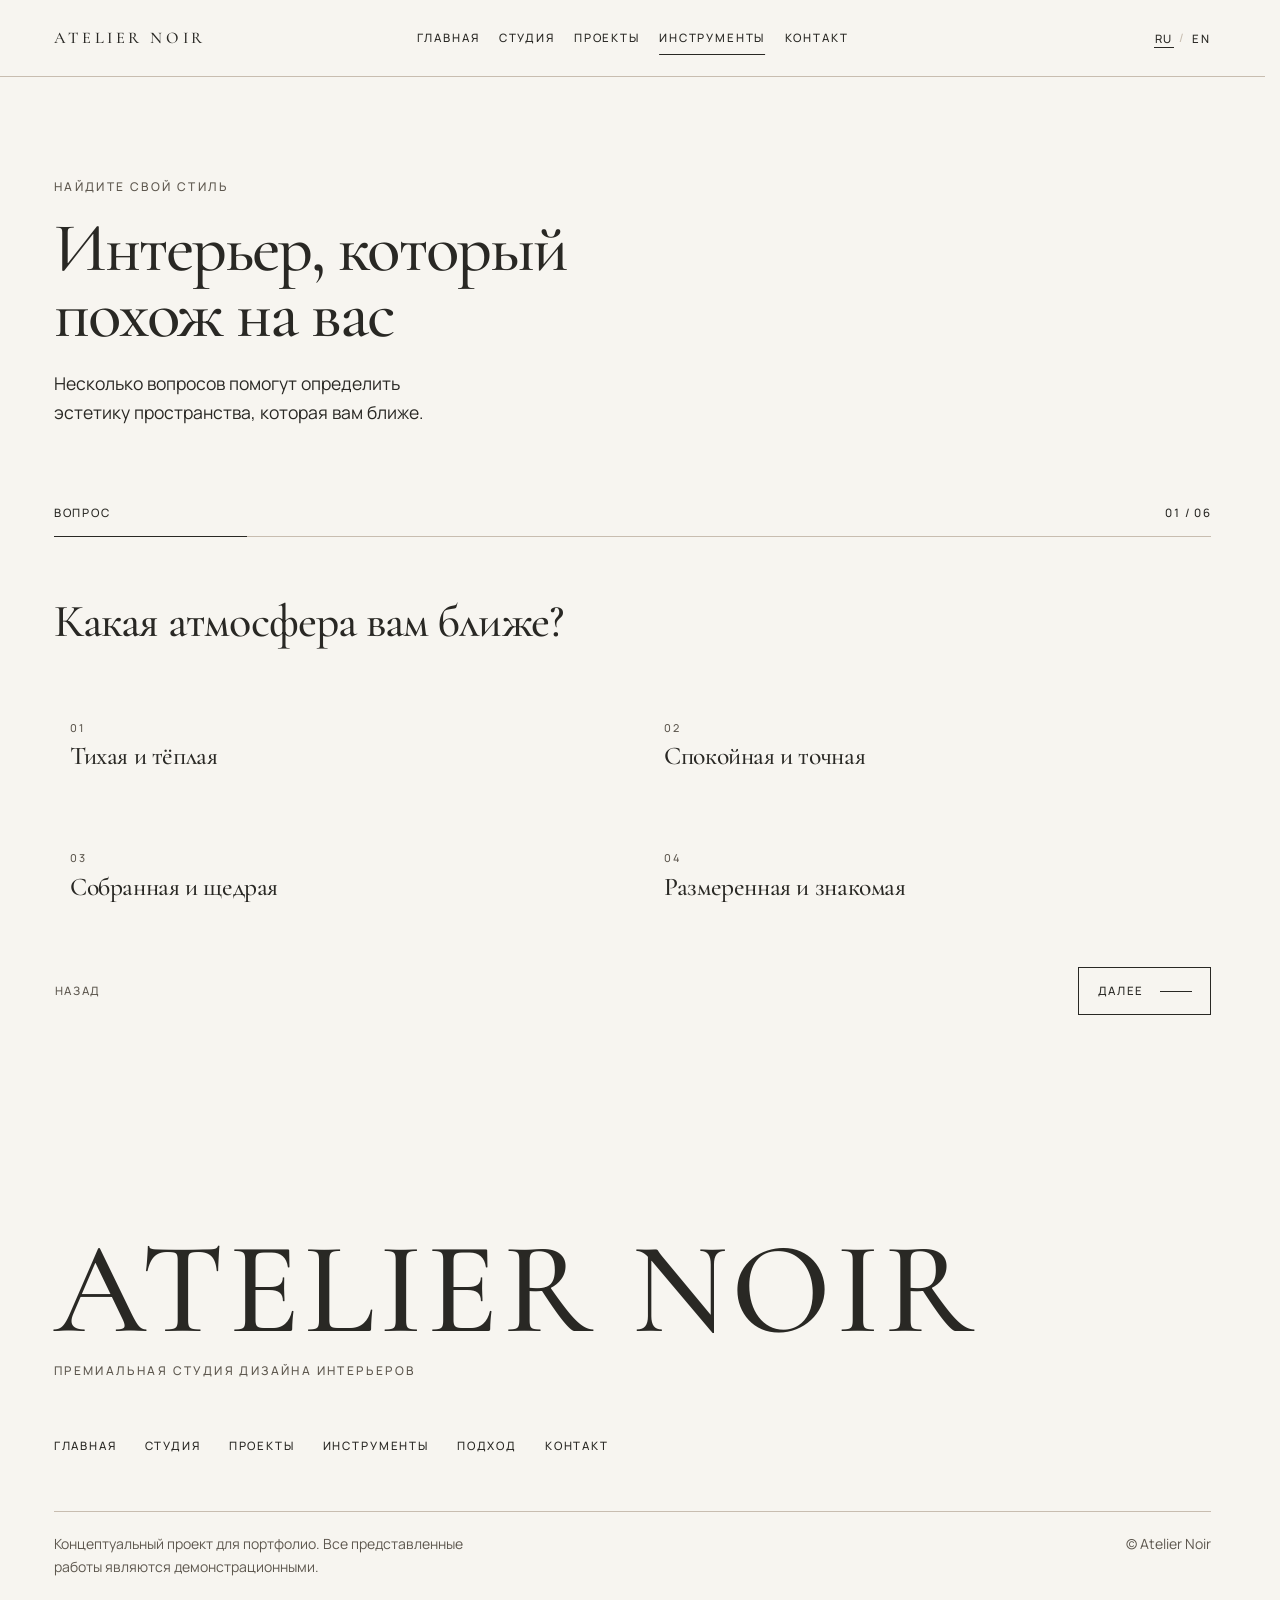
<file: quiz.html>
<!DOCTYPE html>
<html lang="ru">
<head>
  <meta charset="UTF-8">
  <meta name="viewport" content="width=device-width, initial-scale=1">
  <meta name="description" data-i18n-content="quiz.meta.description" content="Квиз ATELIER NOIR: шесть вопросов помогут определить интерьерный стиль, который вам ближе. Концептуальный портфолио-проект.">
  <meta name="theme-color" content="#F7F5F0">
  <meta name="format-detection" content="telephone=no">
  <title data-i18n="quiz.meta.title">ATELIER NOIR — Найдите свой интерьерный стиль</title>
  <meta property="og:type" content="website">
  <meta property="og:site_name" content="ATELIER NOIR">
  <meta property="og:locale" content="ru_RU">
  <meta property="og:locale:alternate" content="en_US">
  <meta property="og:title" data-i18n-content="quiz.meta.title" content="ATELIER NOIR — Найдите свой интерьерный стиль">
  <meta property="og:description" data-i18n-content="quiz.meta.description" content="Квиз ATELIER NOIR: шесть вопросов помогут определить интерьерный стиль, который вам ближе. Концептуальный портфолио-проект.">
  <meta property="og:image" content="assets/images/og/og-quiz.jpg">
  <meta property="og:image:width" content="1200">
  <meta property="og:image:height" content="630">
  <meta property="og:image:alt" content="ATELIER NOIR — Найдите свой интерьерный стиль">
  <meta name="twitter:card" content="summary_large_image">
  <link rel="icon" href="assets/icons/favicon.svg" type="image/svg+xml">
  <link rel="apple-touch-icon" href="assets/icons/apple-touch-icon.png">
  <link rel="stylesheet" href="css/style.css">
  <link rel="stylesheet" href="css/responsive.css">
  <script>
    document.documentElement.classList.add("js");
    try {
      if (localStorage.getItem("atelier-noir-language") === "en") {
        document.documentElement.classList.add("i18n-pending");
        setTimeout(function () {
          document.documentElement.classList.remove("i18n-pending");
        }, 1500);
      }
      var savedQuiz = JSON.parse(localStorage.getItem("atelier-noir-quiz") || "null");
      if (savedQuiz && savedQuiz.styleId) {
        document.documentElement.classList.add("quiz-result-pending");
        setTimeout(function () {
          document.documentElement.classList.remove("quiz-result-pending");
        }, 1500);
      }
    } catch (error) {
      /* storage unavailable */
    }
    function markFrame(img) {
      var frame = img && img.closest ? img.closest(".frame") : null;
      if (!frame) return;
      frame.classList.add("is-fallback");
      var key = img.getAttribute("data-i18n-alt");
      if (key) frame.setAttribute("data-i18n-aria-label", key);
      var label = key && window.t ? window.t(key) : img.alt;
      if (label) frame.setAttribute("aria-label", label);
      img.remove();
    }
  </script>
</head>
<body>
  <a class="skip" href="#content" data-i18n="skip">К содержанию</a>

  <header class="header">
    <div class="header__bar">
      <a class="logo" href="index.html" translate="no">Atelier Noir</a>

      <div class="header__end">
        <div class="lang" role="group" data-i18n-aria-label="lang.group" aria-label="Язык интерфейса">
          <button class="lang__btn" type="button" data-lang="ru" lang="ru" aria-pressed="true">RU</button>
          <span class="lang__slash" aria-hidden="true">/</span>
          <button class="lang__btn" type="button" data-lang="en" lang="en" aria-pressed="false">EN</button>
        </div>
        <button class="nav-toggle" type="button" aria-expanded="false" aria-controls="site-nav" aria-label="Открыть меню">
          <span class="nav-toggle__lines" aria-hidden="true"></span>
        </button>
      </div>
    </div>

    <nav class="nav" id="site-nav" data-i18n-aria-label="nav.main" aria-label="Основная навигация">
      <a class="link" href="index.html" data-i18n="nav.home">Главная</a>
      <a class="link" href="index.html#studio" data-i18n="nav.studio">Студия</a>
      <a class="link" href="index.html#projects" data-i18n="nav.projects">Проекты</a>
      <a class="link" href="index.html#tools" data-i18n="nav.tools" aria-current="true">Инструменты</a>
      <a class="link" href="index.html#contact" data-i18n="nav.contact">Контакт</a>
      <p class="nav__note" data-i18n="nav.note">Премиальная студия дизайна интерьеров</p>
    </nav>
  </header>

  <main id="content" tabindex="-1">
    <section class="quiz" id="quiz" aria-labelledby="quiz-title">
      <div class="wrap quiz__head">
        <p class="eyebrow" data-i18n="quiz.kicker">Найдите свой стиль</p>
        <h1 class="quiz__title" id="quiz-title" tabindex="-1" data-i18n="quiz.title">Интерьер, который похож на вас</h1>
        <p class="quiz__lede" data-i18n="quiz.lede">Несколько вопросов помогут определить эстетику пространства, которая вам ближе.</p>
      </div>

      <div class="wrap quiz__flow" id="quiz-flow">
        <div class="quiz__progress" id="quiz-progress">
          <p class="quiz__count">
            <span data-i18n="quiz.progress">Вопрос</span>
            <span class="quiz__fraction"><span id="quiz-current">01</span><span aria-hidden="true"> / </span><span>06</span></span>
          </p>
          <div class="quiz__track" id="quiz-track" role="progressbar" aria-valuemin="1" aria-valuemax="6" aria-valuenow="1" aria-valuetext="Вопрос 1 / 6">
            <span class="quiz__fill" id="quiz-fill"></span>
          </div>
        </div>

        <div class="quiz__stage" id="quiz-stage">
          <h2 class="quiz__question" id="quiz-question" tabindex="-1" data-i18n="quiz.q.atmosphere">Какая атмосфера вам ближе?</h2>
          <div class="quiz__options" id="quiz-options" role="group" aria-labelledby="quiz-question"></div>
        </div>

        <p class="quiz__error" id="quiz-error" role="alert" hidden data-i18n="quiz.error">Выберите вариант, чтобы продолжить.</p>

        <div class="quiz__actions">
          <button class="btn btn--ghost" id="quiz-back" type="button" data-i18n="quiz.back" disabled>Назад</button>
          <button class="btn" id="quiz-next" type="button">
            <span id="quiz-next-label" data-i18n="quiz.next">Далее</span>
            <span class="btn__line" aria-hidden="true"></span>
          </button>
        </div>
      </div>
    </section>

    <section class="result" id="result" hidden aria-labelledby="result-title">
      <div class="wrap result__layout">
        <figure class="result__figure">
          <div class="frame frame--result" id="result-frame">
            <p class="frame__note" aria-hidden="true">style.webp</p>
          </div>
        </figure>

        <div class="result__copy">
          <p class="eyebrow" data-i18n="quiz.result.kicker">Ваш стиль</p>
          <h1 class="result__title" id="result-title" tabindex="-1" data-i18n="quiz.style.warm-minimalism.name">Тёплый минимализм</h1>
          <p class="result__text" id="result-text" data-i18n="quiz.style.warm-minimalism.text">Пространство, в котором тепло материалов важнее декора. Свет, мягкие поверхности и немного тщательно выбранных вещей.</p>

          <h2 class="result__label" data-i18n="quiz.palette">Палитра</h2>
          <ul class="palette" id="result-palette"></ul>

          <h2 class="result__label" data-i18n="quiz.materials">Материалы</h2>
          <ul class="materials" id="result-materials"></ul>

          <div class="result__actions">
            <a class="btn" href="configurator.html">
              <span data-i18n="quiz.config">Создать свой интерьер</span>
              <span class="btn__line" aria-hidden="true"></span>
            </a>
            <button class="btn btn--ghost" id="quiz-restart" type="button" data-i18n="quiz.restart">Пройти ещё раз</button>
          </div>
        </div>
      </div>
    </section>
  </main>

  <footer class="footer" id="contact" data-i18n-aria-label="footer.label" aria-label="Контакт и сведения">
    <div class="wrap">
      <a class="footer__logo" href="index.html" translate="no">Atelier Noir</a>
      <p class="footer__tag" data-i18n="footer.tag">Премиальная студия дизайна интерьеров</p>

      <nav class="footer__nav" data-i18n-aria-label="nav.footer" aria-label="Навигация в подвале">
        <a class="link" href="index.html" data-i18n="nav.home">Главная</a>
        <a class="link" href="index.html#studio" data-i18n="nav.studio">Студия</a>
        <a class="link" href="index.html#projects" data-i18n="nav.projects">Проекты</a>
        <a class="link" href="index.html#tools" data-i18n="nav.tools">Инструменты</a>
        <a class="link" href="index.html#approach" data-i18n="nav.approach">Подход</a>
        <a class="link" href="index.html#contact" data-i18n="nav.contact">Контакт</a>
      </nav>

      <div class="footer__bottom">
        <p class="footer__legal" data-i18n="footer.legal">Концептуальный проект для портфолио. Все представленные работы являются демонстрационными.</p>
        <p class="footer__copy" translate="no">© Atelier Noir</p>
      </div>
    </div>
  </footer>

  <noscript>
    <style>
      .reveal { opacity: 1 !important; transform: none !important; }
      html.i18n-pending body { visibility: visible !important; }
      html.quiz-result-pending #quiz,
      html.quiz-result-pending #result { visibility: visible !important; }
    </style>
  </noscript>
  <script src="js/translations.js"></script>
  <script src="js/main.js"></script>
  <script src="js/quiz.js"></script>
</body>
</html>
</file>
<file: css/style.css>
@font-face {
  font-family: "Cormorant Garamond";
  font-style: italic;
  font-weight: 500;
  font-display: swap;
  src: url("../assets/fonts/cormorant-italic-500-cyrillic.woff2") format("woff2");
  unicode-range: U+0301, U+0400-045F, U+0490-0491, U+04B0-04B1, U+2116;
}

@font-face {
  font-family: "Cormorant Garamond";
  font-style: italic;
  font-weight: 500;
  font-display: swap;
  src: url("../assets/fonts/cormorant-italic-500-latin.woff2") format("woff2");
  unicode-range: U+0000-00FF, U+0131, U+0152-0153, U+02BB-02BC, U+02C6, U+02DA, U+02DC, U+0304, U+0308, U+0329, U+2000-206F, U+20AC, U+2122, U+2191, U+2193, U+2212, U+2215, U+FEFF, U+FFFD;
}

@font-face {
  font-family: "Cormorant Garamond";
  font-style: normal;
  font-weight: 500;
  font-display: swap;
  src: url("../assets/fonts/cormorant-roman-500-cyrillic.woff2") format("woff2");
  unicode-range: U+0301, U+0400-045F, U+0490-0491, U+04B0-04B1, U+2116;
}

@font-face {
  font-family: "Cormorant Garamond";
  font-style: normal;
  font-weight: 500;
  font-display: swap;
  src: url("../assets/fonts/cormorant-roman-500-latin.woff2") format("woff2");
  unicode-range: U+0000-00FF, U+0131, U+0152-0153, U+02BB-02BC, U+02C6, U+02DA, U+02DC, U+0304, U+0308, U+0329, U+2000-206F, U+20AC, U+2122, U+2191, U+2193, U+2212, U+2215, U+FEFF, U+FFFD;
}

@font-face {
  font-family: "Cormorant Garamond";
  font-style: normal;
  font-weight: 600;
  font-display: swap;
  src: url("../assets/fonts/cormorant-roman-600-cyrillic.woff2") format("woff2");
  unicode-range: U+0301, U+0400-045F, U+0490-0491, U+04B0-04B1, U+2116;
}

@font-face {
  font-family: "Cormorant Garamond";
  font-style: normal;
  font-weight: 600;
  font-display: swap;
  src: url("../assets/fonts/cormorant-roman-600-latin.woff2") format("woff2");
  unicode-range: U+0000-00FF, U+0131, U+0152-0153, U+02BB-02BC, U+02C6, U+02DA, U+02DC, U+0304, U+0308, U+0329, U+2000-206F, U+20AC, U+2122, U+2191, U+2193, U+2212, U+2215, U+FEFF, U+FFFD;
}

@font-face {
  font-family: Manrope;
  font-style: normal;
  font-weight: 400;
  font-display: swap;
  src: url("../assets/fonts/manrope-roman-400-cyrillic.woff2") format("woff2");
  unicode-range: U+0301, U+0400-045F, U+0490-0491, U+04B0-04B1, U+2116;
}

@font-face {
  font-family: Manrope;
  font-style: normal;
  font-weight: 400;
  font-display: swap;
  src: url("../assets/fonts/manrope-roman-400-latin.woff2") format("woff2");
  unicode-range: U+0000-00FF, U+0131, U+0152-0153, U+02BB-02BC, U+02C6, U+02DA, U+02DC, U+0304, U+0308, U+0329, U+2000-206F, U+20AC, U+2122, U+2191, U+2193, U+2212, U+2215, U+FEFF, U+FFFD;
}

@font-face {
  font-family: Manrope;
  font-style: normal;
  font-weight: 500;
  font-display: swap;
  src: url("../assets/fonts/manrope-roman-500-cyrillic.woff2") format("woff2");
  unicode-range: U+0301, U+0400-045F, U+0490-0491, U+04B0-04B1, U+2116;
}

@font-face {
  font-family: Manrope;
  font-style: normal;
  font-weight: 500;
  font-display: swap;
  src: url("../assets/fonts/manrope-roman-500-latin.woff2") format("woff2");
  unicode-range: U+0000-00FF, U+0131, U+0152-0153, U+02BB-02BC, U+02C6, U+02DA, U+02DC, U+0304, U+0308, U+0329, U+2000-206F, U+20AC, U+2122, U+2191, U+2193, U+2212, U+2215, U+FEFF, U+FFFD;
}

@font-face {
  font-family: Manrope;
  font-style: normal;
  font-weight: 600;
  font-display: swap;
  src: url("../assets/fonts/manrope-roman-600-cyrillic.woff2") format("woff2");
  unicode-range: U+0301, U+0400-045F, U+0490-0491, U+04B0-04B1, U+2116;
}

@font-face {
  font-family: Manrope;
  font-style: normal;
  font-weight: 600;
  font-display: swap;
  src: url("../assets/fonts/manrope-roman-600-latin.woff2") format("woff2");
  unicode-range: U+0000-00FF, U+0131, U+0152-0153, U+02BB-02BC, U+02C6, U+02DA, U+02DC, U+0304, U+0308, U+0329, U+2000-206F, U+20AC, U+2122, U+2191, U+2193, U+2212, U+2215, U+FEFF, U+FFFD;
}

:root {
  --color-bg: #f7f5f0;
  --color-text: #292824;
  --color-accent: #8b7665;
  --color-bg-secondary: #e9e3da;
  --color-white: #ffffff;
  --color-border: #ddd7ce;
  --color-line: #c8bdb0;
  --color-muted: #5e584f;
  --color-disabled: #6e665c;
  --color-plate: #e7e0d6;
  --font-display: "Cormorant Garamond", "Iowan Old Style", Palatino, "Palatino Linotype", Georgia, serif;
  --font-body: Manrope, "Avenir Next", "Segoe UI", sans-serif;
  --header-h: 76px;
  --gutter: clamp(1rem, 4.2vw, 4.75rem);
  --ease: cubic-bezier(0.22, 1, 0.36, 1);
  color-scheme: light;
}

*,
*::before,
*::after {
  box-sizing: border-box;
}

html.i18n-pending body {
  visibility: hidden;
}

html.quiz-result-pending #quiz,
html.quiz-result-pending #result {
  visibility: hidden;
}

html {
  scroll-behavior: smooth;
  scroll-padding-top: calc(var(--header-h) + 8px);
  scrollbar-gutter: stable;
  scrollbar-color: var(--color-line) var(--color-bg);
}

body {
  margin: 0;
  background: var(--color-bg);
  color: var(--color-text);
  font-family: var(--font-body);
  font-size: clamp(0.97rem, 0.25vw + 0.9rem, 1.125rem);
  font-weight: 400;
  line-height: 1.65;
  overflow-x: clip;
}

img {
  max-width: 100%;
  display: block;
}

h1,
h2,
h3,
p {
  margin: 0;
}

ul,
ol {
  margin: 0;
  padding: 0;
  list-style: none;
}

a {
  color: inherit;
  text-decoration: none;
}

button {
  font: inherit;
  color: inherit;
}

::selection {
  background: var(--color-accent);
  color: var(--color-bg);
}

:focus-visible {
  outline: 1px solid var(--color-text);
  outline-offset: 3px;
}

.skip {
  position: absolute;
  left: var(--gutter);
  top: 0;
  z-index: 80;
  transform: translateY(-140%);
  padding: 0.75rem 1rem;
  background: var(--color-white);
  border: 1px solid var(--color-text);
  font-size: 0.82rem;
  letter-spacing: 0.08em;
  text-transform: uppercase;
}

.skip:focus {
  transform: none;
}

main:focus {
  outline: none;
}

.visually-hidden {
  position: absolute;
  width: 1px;
  height: 1px;
  padding: 0;
  margin: -1px;
  overflow: hidden;
  clip: rect(0, 0, 0, 0);
  white-space: nowrap;
  border: 0;
}

.wrap {
  padding-left: var(--gutter);
  padding-right: var(--gutter);
}

.eyebrow {
  margin: 0;
  font-family: var(--font-body);
  font-size: 0.75rem;
  font-weight: 500;
  letter-spacing: 0.2em;
  line-height: 1.4;
  text-transform: uppercase;
  color: var(--color-muted);
}

.header {
  position: sticky;
  top: 0;
  z-index: 40;
  background: var(--color-bg);
  border-bottom: 1px solid var(--color-line);
}

.header__bar {
  position: relative;
  z-index: 2;
  display: flex;
  align-items: center;
  justify-content: space-between;
  min-height: var(--header-h);
  padding: 0 var(--gutter);
  gap: 1rem;
}

.logo,
.footer__logo {
  font-family: var(--font-display);
  font-weight: 500;
  text-transform: uppercase;
  color: var(--color-text);
  white-space: nowrap;
}

.logo {
  display: inline-block;
  margin: -14px 0;
  padding: 14px 0;
  font-size: 1.02rem;
  letter-spacing: 0.22em;
  line-height: 1;
}

.nav {
  position: absolute;
  left: 50%;
  top: 0;
  z-index: 1;
  display: flex;
  align-items: center;
  height: var(--header-h);
  transform: translateX(-50%);
  gap: clamp(0.85rem, 1.5vw, 1.75rem);
  counter-reset: nav-item;
}

.nav__note {
  display: none;
}

.link {
  display: inline-flex;
  align-items: center;
  padding: 0.7rem 0;
  font-size: 0.72rem;
  font-weight: 500;
  letter-spacing: 0.16em;
  line-height: 1;
  text-transform: uppercase;
  white-space: nowrap;
  background-image: linear-gradient(currentColor, currentColor);
  background-repeat: no-repeat;
  background-position: left bottom;
  background-size: 0 1px;
  transition: background-size 0.45s var(--ease), color 0.45s var(--ease);
}

.link[aria-current="true"] {
  background-size: 100% 1px;
}

.header__end {
  display: flex;
  align-items: center;
  gap: 0.35rem;
}

.lang {
  display: inline-flex;
  align-items: center;
  gap: 0.35rem;
  font-size: 0.72rem;
  font-weight: 500;
  letter-spacing: 0.14em;
  line-height: 1;
}

.lang__btn {
  position: relative;
  margin: 0;
  padding: 0.35rem 0.05rem 0.15rem;
  border: 0;
  border-bottom: 1px solid transparent;
  background: transparent;
  color: var(--color-text);
  font: inherit;
  font-size: inherit;
  font-weight: inherit;
  letter-spacing: inherit;
  line-height: 1;
  cursor: pointer;
}

.lang__btn::after {
  content: "";
  position: absolute;
  inset: -12px -7px;
}

.lang__btn[aria-pressed="true"] {
  border-bottom-color: var(--color-text);
}

.lang__slash {
  color: var(--color-line);
}

.nav-toggle {
  display: none;
  width: 44px;
  height: 44px;
  margin: 0;
  padding: 0;
  border: 0;
  background: transparent;
  color: var(--color-text);
  cursor: pointer;
  align-items: center;
  justify-content: center;
}

.nav-toggle__lines,
.nav-toggle__lines::before,
.nav-toggle__lines::after {
  display: block;
  width: 22px;
  height: 1px;
  background: currentColor;
}

.nav-toggle__lines {
  position: relative;
}

.nav-toggle__lines::before,
.nav-toggle__lines::after {
  content: "";
  position: absolute;
  left: 0;
  transition: transform 0.35s var(--ease), top 0.35s var(--ease);
}

.nav-toggle__lines::before {
  top: -6px;
}

.nav-toggle__lines::after {
  top: 6px;
}

.nav-toggle[aria-expanded="true"] .nav-toggle__lines {
  background: transparent;
}

.nav-toggle[aria-expanded="true"] .nav-toggle__lines::before {
  top: 0;
  transform: rotate(40deg);
}

.nav-toggle[aria-expanded="true"] .nav-toggle__lines::after {
  top: 0;
  transform: rotate(-40deg);
}

.hero {
  display: flex;
  flex-direction: column;
  min-height: calc(100vh - var(--header-h));
  min-height: calc(100svh - var(--header-h));
}

.hero__media {
  position: relative;
  flex: 1 1 auto;
  min-height: clamp(20rem, 58vh, 52rem);
  background: var(--color-plate);
}

.hero__media .frame {
  position: absolute;
  inset: 0;
}

.hero__plate {
  padding: clamp(1.15rem, 2vw, 1.7rem) var(--gutter) clamp(1.4rem, 2.6vw, 2.15rem);
}

.hero__kicker {
  display: flex;
  align-items: center;
  justify-content: space-between;
  gap: 1rem 1.5rem;
  margin-bottom: clamp(0.7rem, 1.3vw, 1.15rem);
}

.hero__grid {
  display: grid;
  grid-template-columns: minmax(0, 1.4fr) minmax(16rem, 0.72fr);
  gap: clamp(1.5rem, 4vw, 4.5rem);
  align-items: end;
}

.hero__grid > * {
  min-width: 0;
}

.hero__title {
  font-family: var(--font-display);
  font-weight: 500;
  font-size: clamp(2.55rem, 5.35vw, 5.7rem);
  line-height: 0.92;
  letter-spacing: -0.028em;
  text-wrap: pretty;
}

.hero__title em {
  font-style: italic;
  font-weight: 500;
  padding-right: 0.06em;
}

.hero__lede {
  max-width: 32ch;
  line-height: 1.65;
}

.hero__aside .btn {
  margin-top: 1.35rem;
}

.scroll-hint {
  position: relative;
  display: inline-flex;
  align-items: center;
  gap: 0.75rem;
  color: var(--color-muted);
  font-size: 0.68rem;
  font-weight: 500;
  letter-spacing: 0.18em;
  text-transform: uppercase;
}

.scroll-hint::before {
  content: "";
  position: absolute;
  inset: -14px -4px;
}

.scroll-hint__line {
  position: relative;
  display: block;
  width: 3rem;
  height: 1px;
  overflow: hidden;
  background: var(--color-line);
}

.scroll-hint__line::after {
  content: "";
  position: absolute;
  top: 0;
  left: -40%;
  width: 40%;
  height: 100%;
  background: var(--color-text);
  animation: scroll-x 2.6s var(--ease) infinite;
}

.frame {
  position: relative;
  overflow: hidden;
  background: var(--color-plate);
}

.frame img {
  position: absolute;
  inset: 0;
  width: 100%;
  height: 100%;
  object-fit: cover;
  opacity: 0;
  transform: scale(1.045);
  transition: opacity 1.05s ease, transform 1.35s var(--ease);
}

.frame.is-loaded img {
  opacity: 1;
  transform: scale(1);
}

.frame.is-instant img {
  transition: transform 1.15s var(--ease);
}

.frame--hero img {
  object-position: center 46%;
}

.frame--studio {
  aspect-ratio: 4 / 3;
}

.frame--studio img {
  object-position: center 42%;
}

.frame--p1 {
  aspect-ratio: 5 / 4;
}

.frame--p1 img {
  object-position: center 40%;
}

.frame--p2 {
  aspect-ratio: 4 / 5;
}

.frame--p2 img {
  object-position: center 48%;
}

.frame--p3 {
  aspect-ratio: 2.15 / 1;
}

.frame--p3 img {
  object-position: center 55%;
}

.frame--tool img {
  object-position: center 50%;
}

.frame__note {
  display: none;
}

.frame.is-fallback .frame__note {
  position: absolute;
  inset: 0;
  z-index: 1;
  display: flex;
  flex-direction: column;
  align-items: center;
  justify-content: center;
  gap: 0.8rem;
  margin: 0;
  padding: 1.5rem;
  font-size: 0.68rem;
  font-weight: 500;
  letter-spacing: 0.2em;
  line-height: 1.4;
  text-align: center;
  text-transform: uppercase;
  color: var(--color-muted);
}

.frame.is-fallback .frame__note::before {
  content: "Atelier Noir";
  font-family: var(--font-display);
  font-size: 1.2rem;
  font-weight: 500;
  letter-spacing: 0.22em;
  text-transform: uppercase;
  color: var(--color-text);
}

.frame.is-fallback::after {
  content: "";
  position: absolute;
  inset: 0.85rem;
  z-index: 1;
  border: 1px solid var(--color-line);
  pointer-events: none;
}

.btn {
  display: inline-flex;
  align-items: center;
  justify-content: space-between;
  gap: 1rem;
  min-height: 48px;
  max-width: 100%;
  padding: 0.8rem 1.15rem 0.8rem 1.2rem;
  border: 1px solid var(--color-text);
  border-radius: 0;
  background: transparent;
  color: var(--color-text);
  font-family: var(--font-body);
  font-size: 0.72rem;
  font-weight: 500;
  letter-spacing: 0.14em;
  line-height: 1.3;
  text-align: left;
  text-transform: uppercase;
  text-decoration: none;
  cursor: pointer;
  transition: background-color 0.45s var(--ease), color 0.45s var(--ease), border-color 0.45s var(--ease);
}

.btn:active {
  background: var(--color-text);
  color: var(--color-bg);
}

.btn__line {
  display: block;
  flex: 0 0 auto;
  width: 2rem;
  height: 1px;
  background: currentColor;
  transition: width 0.45s var(--ease);
}

.btn:disabled {
  opacity: 1;
  border-color: var(--color-line);
  color: var(--color-text);
  cursor: not-allowed;
  pointer-events: none;
}

.btn:disabled:active {
  background: transparent;
  color: var(--color-text);
}

.section-kicker {
  display: flex;
  align-items: center;
  gap: 1.25rem;
  margin-bottom: clamp(2rem, 4vw, 3.5rem);
}

.section-kicker__line {
  flex: 1;
  height: 1px;
  background: var(--color-line);
}

.studio {
  padding-top: clamp(5.5rem, 10vw, 8.5rem);
  padding-bottom: clamp(5rem, 9vw, 8rem);
}

.studio__layout {
  display: grid;
  grid-template-columns: minmax(0, 0.9fr) minmax(0, 1.1fr);
  grid-template-areas:
    "heading figure"
    "text figure";
  column-gap: clamp(2rem, 6vw, 7rem);
  row-gap: 1.75rem;
  align-items: start;
}

.studio__heading {
  grid-area: heading;
}

.studio__text {
  grid-area: text;
  max-width: 34ch;
  padding-top: 0.35rem;
}

.studio__figure {
  grid-area: figure;
  margin: clamp(2.5rem, 6vw, 5.5rem) calc(var(--gutter) * -1) 0 0;
}

.studio__title {
  max-width: 7.4em;
  font-family: var(--font-display);
  font-weight: 500;
  font-size: clamp(2.7rem, 4.9vw, 4.85rem);
  line-height: 0.96;
  letter-spacing: -0.028em;
}

.studio__rule {
  width: 2.5rem;
  height: 1px;
  margin: 0 0 1.35rem;
  border: 0;
  background: var(--color-accent);
}

.studio__text p + p {
  margin-top: 1.25rem;
  margin-left: clamp(1.25rem, 3vw, 2.25rem);
}

.studio__caption {
  margin-top: 0.85rem;
  font-size: 0.75rem;
  font-weight: 500;
  letter-spacing: 0.16em;
  text-transform: uppercase;
  color: var(--color-muted);
}

.projects {
  padding-top: clamp(4.5rem, 8vw, 7rem);
  padding-bottom: clamp(5rem, 9vw, 7.5rem);
}

.projects__intro {
  display: grid;
  grid-template-columns: minmax(8rem, 0.42fr) minmax(0, 1fr);
  gap: 1.5rem 2.5rem;
  align-items: start;
  margin-bottom: clamp(2.75rem, 5.5vw, 4.75rem);
}

.projects__title {
  max-width: 9em;
  font-family: var(--font-display);
  font-weight: 500;
  font-size: clamp(2.85rem, 5.2vw, 5.15rem);
  line-height: 0.94;
  letter-spacing: -0.03em;
}

.projects__lede {
  max-width: 34ch;
  margin-top: 1.25rem;
  line-height: 1.65;
}

.projects__disclaimer {
  max-width: 42ch;
  margin-top: 0.85rem;
  font-size: 0.875rem;
  line-height: 1.6;
  color: var(--color-muted);
}

.projects__gallery {
  display: grid;
  grid-template-columns: minmax(0, 1.35fr) minmax(16rem, 0.78fr);
  gap: clamp(1.75rem, 3.2vw, 2.75rem) clamp(1.25rem, 2.4vw, 2.25rem);
  align-items: start;
}

.project--offset {
  margin-top: clamp(3.5rem, 8vw, 7rem);
}

.project--wide {
  grid-column: 1 / -1;
  display: grid;
  grid-template-columns: minmax(0, 1.55fr) minmax(14rem, 0.55fr);
  gap: clamp(1rem, 2vw, 2rem);
  align-items: end;
  margin-top: clamp(0.75rem, 2vw, 1.75rem);
}

.project--wide .project__meta {
  padding-top: 0;
  padding-bottom: 0.35rem;
}

.project__meta {
  display: grid;
  grid-template-columns: auto minmax(0, 1fr);
  column-gap: 0.85rem;
  row-gap: 0.28rem;
  padding-top: 0.95rem;
}

.project__index {
  grid-row: 1;
  grid-column: 1;
  align-self: center;
  font-size: 0.72rem;
  font-weight: 500;
  letter-spacing: 0.16em;
  color: var(--color-muted);
}

.project__title {
  grid-row: 1;
  grid-column: 2;
  font-family: var(--font-display);
  font-size: clamp(1.35rem, 1.7vw, 1.85rem);
  font-weight: 500;
  letter-spacing: 0.06em;
  line-height: 1.15;
  text-transform: uppercase;
  transition: color 0.45s var(--ease);
}

.project__style,
.project__note {
  grid-column: 2;
}

.project__style {
  font-size: 0.72rem;
  font-weight: 500;
  letter-spacing: 0.16em;
  text-transform: uppercase;
  color: var(--color-muted);
}

.project__note {
  font-size: 0.82rem;
  line-height: 1.45;
  color: var(--color-muted);
}

.tools {
  padding-top: clamp(4.5rem, 9vw, 8rem);
}

.tools__intro {
  padding: 0 var(--gutter) clamp(2.5rem, 5vw, 4.25rem);
}

.tools__title {
  max-width: 10em;
  margin-top: 0.9rem;
  font-family: var(--font-display);
  font-weight: 500;
  font-size: clamp(2.55rem, 4.3vw, 4rem);
  line-height: 0.96;
  letter-spacing: -0.025em;
  text-wrap: balance;
}

.tools__lede {
  max-width: 36ch;
  margin-top: 1.35rem;
  margin-left: clamp(2rem, 18vw, 16rem);
}

.tool {
  display: grid;
  grid-template-columns: minmax(0, 1.28fr) minmax(17rem, 0.72fr);
  border-top: 1px solid var(--color-line);
}

.tool--reverse {
  grid-template-columns: minmax(17rem, 0.7fr) minmax(0, 1.3fr);
  background: var(--color-bg-secondary);
  border-top-color: transparent;
}

.tool--reverse .tool__media {
  margin: clamp(1.15rem, 2vw, 1.85rem);
}

.tools .tool:last-child {
  border-bottom: 1px solid var(--color-line);
}

.tool > * {
  min-width: 0;
}

.tool__media {
  position: relative;
  aspect-ratio: 3 / 2;
  min-height: 18rem;
  background: var(--color-plate);
}

.tool__media .frame {
  position: absolute;
  inset: 0;
}

.tool__body {
  display: flex;
  flex-direction: column;
  align-items: flex-start;
  justify-content: center;
  padding: clamp(2.25rem, 4vw, 4.5rem) var(--gutter);
}

.tool__kicker {
  font-size: 0.75rem;
  font-weight: 500;
  letter-spacing: 0.18em;
  text-transform: uppercase;
  color: var(--color-muted);
}

.tool__kicker span {
  margin-right: 0.75rem;
  color: var(--color-text);
}

.tool__title {
  max-width: 10em;
  margin-top: 0.85rem;
  font-family: var(--font-display);
  font-weight: 500;
  font-size: clamp(2.15rem, 3vw, 3.15rem);
  line-height: 1.02;
  letter-spacing: -0.02em;
}

.tool__text {
  max-width: 32ch;
  margin-top: 0.95rem;
  margin-bottom: 1.65rem;
  line-height: 1.65;
}

.approach {
  padding-top: clamp(5.5rem, 10vw, 8.75rem);
  padding-bottom: clamp(5rem, 9vw, 8rem);
}

.approach__head {
  max-width: 14em;
  margin-bottom: clamp(2.25rem, 4.5vw, 3.75rem);
}

.approach__title {
  margin-top: 0.85rem;
  font-family: var(--font-display);
  font-weight: 500;
  font-size: clamp(2.5rem, 4vw, 3.75rem);
  line-height: 0.98;
  letter-spacing: -0.025em;
}

.approach__grid {
  display: grid;
  grid-template-columns: repeat(4, minmax(0, 1fr));
  border-top: 1px solid var(--color-line);
  border-bottom: 1px solid var(--color-line);
}

.step {
  padding: 2rem 1.5rem 2.35rem 0;
}

.step + .step {
  padding-left: 1.35rem;
  border-left: 1px solid var(--color-line);
}

.step__num {
  display: block;
  font-family: var(--font-display);
  font-style: italic;
  font-weight: 500;
  font-size: clamp(3.25rem, 5vw, 4.75rem);
  line-height: 0.85;
  letter-spacing: -0.03em;
  color: var(--color-accent);
}

.step__title {
  margin-top: 1.15rem;
  font-family: var(--font-display);
  font-weight: 500;
  font-size: clamp(1.55rem, 2vw, 1.9rem);
  line-height: 1.1;
  letter-spacing: -0.015em;
}

.step__text {
  max-width: 22ch;
  margin-top: 0.75rem;
  font-size: 0.95rem;
  line-height: 1.6;
  color: var(--color-muted);
}

.finale {
  background: var(--color-bg-secondary);
  padding: clamp(6.5rem, 13vw, 11rem) 0;
}

.finale__inner {
  max-width: min(100%, 52rem);
}

.finale__title {
  max-width: min(10.4em, 100%);
  font-family: var(--font-display);
  font-weight: 500;
  font-size: clamp(2.7rem, 5.7vw, 6rem);
  line-height: 0.94;
  letter-spacing: -0.03em;
  text-wrap: wrap;
}

.finale__lead {
  margin-top: 1.15rem;
  font-family: var(--font-display);
  font-style: italic;
  font-weight: 500;
  font-size: clamp(1.75rem, 2.8vw, 2.7rem);
  line-height: 1.15;
}

.finale .btn {
  margin-top: 2.25rem;
}

.footer {
  padding: clamp(4.5rem, 8vw, 7rem) 0 calc(2rem + env(safe-area-inset-bottom));
}

.footer__logo {
  display: inline-block;
  font-size: clamp(2.15rem, 10.2vw, 8.25rem);
  line-height: 0.86;
  letter-spacing: clamp(0.01em, 0.35vw, 0.055em);
}

.footer__tag {
  margin-top: 1rem;
  font-size: 0.75rem;
  font-weight: 500;
  letter-spacing: 0.2em;
  text-transform: uppercase;
  color: var(--color-muted);
}

.footer__nav {
  display: flex;
  flex-wrap: wrap;
  gap: 0.35rem 1.75rem;
  margin-top: clamp(2rem, 4vw, 3rem);
}

.footer__bottom {
  display: flex;
  justify-content: space-between;
  gap: 1rem 2.5rem;
  margin-top: clamp(2rem, 4vw, 3rem);
  padding-top: 1.35rem;
  border-top: 1px solid var(--color-line);
}

.footer__legal,
.footer__copy {
  font-size: 0.875rem;
  line-height: 1.6;
  color: var(--color-muted);
}

.footer__legal {
  max-width: 46ch;
}

@keyframes rise {
  from {
    opacity: 0;
    transform: translateY(16px);
  }

  to {
    opacity: 1;
    transform: none;
  }
}

@keyframes scroll-x {
  from {
    left: -40%;
  }

  to {
    left: 100%;
  }
}

@keyframes reveal-failsafe {
  to {
    opacity: 1;
    transform: none;
  }
}

.hero__kicker,
.hero__grid {
  animation: rise 0.95s var(--ease) both;
}

.hero__kicker {
  animation-delay: 0.08s;
}

.hero__grid {
  animation-delay: 0.2s;
}

.js .reveal {
  opacity: 0;
  transform: translateY(22px);
  transition: opacity 0.9s var(--ease), transform 0.9s var(--ease);
  animation: reveal-failsafe 0.8s var(--ease) 6s forwards;
}

.js .reveal.is-visible {
  opacity: 1;
  transform: none;
  animation: none;
}

@media (hover: hover) and (pointer: fine) {
  .link:hover {
    background-size: 100% 1px;
  }

  .btn:hover:not(:disabled) {
    background: var(--color-text);
    color: var(--color-bg);
  }

  .btn:hover:not(:disabled) .btn__line {
    width: 2.75rem;
  }

  .project:hover .frame img,
  .tool:hover .frame img,
  .studio__figure:hover .frame img {
    transform: scale(1.035);
  }

  .project:hover .project__title {
    color: var(--color-accent);
  }

  .scroll-hint:hover .scroll-hint__line {
    width: 4rem;
  }

  .choice:hover .frame img {
    transform: scale(1.035);
  }

  .choice:hover {
    border-color: var(--color-line);
  }

  .choice[aria-pressed="true"]:hover {
    border-color: var(--color-text);
  }
}

.quiz,
.result {
  padding-top: clamp(3.75rem, 8vw, 6.5rem);
  padding-bottom: clamp(4.5rem, 9vw, 7.5rem);
}

.quiz[hidden],
.result[hidden] {
  display: none !important;
}

.quiz__head {
  max-width: 40rem;
}

.quiz__title,
.result__title {
  max-width: 11em;
  margin-top: 1.15rem;
  font-family: var(--font-display);
  font-weight: 500;
  font-size: clamp(2.7rem, 5.4vw, 4.8rem);
  line-height: 0.96;
  letter-spacing: -0.028em;
}

.quiz__lede,
.result__text {
  max-width: 36ch;
  margin-top: 1.35rem;
}

.quiz__flow {
  margin-top: clamp(2.75rem, 6vw, 4.75rem);
}

.quiz__count {
  display: flex;
  align-items: baseline;
  justify-content: space-between;
  gap: 1rem;
  margin-bottom: 0.85rem;
  font-size: 0.72rem;
  font-weight: 500;
  letter-spacing: 0.16em;
  text-transform: uppercase;
}

.quiz__fraction {
  font-variant-numeric: tabular-nums;
  letter-spacing: 0.12em;
}

.quiz__track {
  height: 1px;
  background: var(--color-line);
}

.quiz__fill {
  display: block;
  width: 16.666%;
  height: 1px;
  background: var(--color-text);
  transform-origin: left center;
  transition: width 0.55s var(--ease);
}

.quiz__stage {
  margin-top: clamp(2.25rem, 5vw, 3.75rem);
  transition: opacity 0.45s var(--ease), transform 0.45s var(--ease);
}

.quiz__stage.is-leaving {
  opacity: 0;
  transform: translateY(12px);
  pointer-events: none;
}

.quiz__question {
  max-width: 14em;
  margin-bottom: clamp(1.75rem, 4vw, 2.75rem);
  font-family: var(--font-display);
  font-weight: 500;
  font-size: clamp(2rem, 3.6vw, 3.15rem);
  line-height: 1.05;
  letter-spacing: -0.02em;
}

.quiz__question:focus {
  outline: none;
}

.quiz__options {
  display: grid;
  grid-template-columns: repeat(2, minmax(0, 1fr));
  gap: clamp(1.15rem, 2.4vw, 2.25rem);
}

.choice {
  display: flex;
  flex-direction: column;
  gap: 0.95rem;
  width: 100%;
  margin: 0;
  padding: 0.7rem;
  border: 1px solid transparent;
  background: transparent;
  color: inherit;
  font: inherit;
  text-align: left;
  cursor: pointer;
  transition: border-color 0.4s var(--ease);
}

.choice:focus-visible {
  outline: 1px solid var(--color-text);
  outline-offset: 4px;
}

.choice[aria-pressed="true"] {
  border-color: var(--color-text);
}

.frame--choice {
  aspect-ratio: 4 / 3;
}

.choice__body {
  display: flex;
  flex-direction: column;
  gap: 0.35rem;
  padding: 0.15rem 0.25rem 0.35rem;
}

.choice__index {
  font-size: 0.68rem;
  font-weight: 500;
  letter-spacing: 0.16em;
  color: var(--color-muted);
}

.choice[aria-pressed="true"] .choice__index {
  color: var(--color-text);
}

.choice__label {
  max-width: 18em;
  font-family: var(--font-display);
  font-size: clamp(1.35rem, 2vw, 1.85rem);
  font-weight: 500;
  line-height: 1.12;
  letter-spacing: -0.015em;
}

.quiz__error {
  margin-top: 1.35rem;
  font-size: 0.92rem;
}

.quiz__actions,
.result__actions {
  display: flex;
  flex-wrap: wrap;
  align-items: center;
  gap: 0.85rem 1.5rem;
}

.quiz__actions {
  justify-content: space-between;
  margin-top: clamp(1.75rem, 4vw, 3rem);
}

.btn.btn--ghost {
  border-color: transparent;
  padding-left: 0;
  padding-right: 0;
}

.btn.btn--ghost:hover:not(:disabled),
.btn.btn--ghost:active {
  background: transparent;
  color: var(--color-text);
}

.btn.btn--ghost:disabled {
  border-color: transparent;
  color: var(--color-muted);
}

.result__layout {
  display: grid;
  grid-template-columns: minmax(0, 1.05fr) minmax(0, 0.95fr);
  column-gap: clamp(2rem, 5vw, 5.5rem);
  align-items: start;
}

.frame--result {
  aspect-ratio: 4 / 5;
}

.result__copy {
  padding-top: clamp(0.5rem, 2vw, 1.5rem);
}

.result__label {
  margin-top: clamp(2rem, 4vw, 2.75rem);
  margin-bottom: 1rem;
  font-family: var(--font-body);
  font-size: 0.72rem;
  font-weight: 500;
  letter-spacing: 0.16em;
  text-transform: uppercase;
}

.palette {
  display: grid;
  grid-template-columns: repeat(4, minmax(0, 4.75rem));
  gap: 0.85rem 1rem;
}

.swatch {
  display: flex;
  flex-direction: column;
  gap: 0.55rem;
  min-width: 0;
}

.swatch__chip {
  display: block;
  aspect-ratio: 1;
  background: var(--color-secondary);
}

.swatch__name {
  font-size: 0.68rem;
  font-weight: 500;
  letter-spacing: 0.12em;
  line-height: 1.35;
  text-transform: uppercase;
  color: var(--color-muted);
}

.materials__item {
  padding: 0.8rem 0;
  border-top: 1px solid var(--color-line);
  font-family: var(--font-display);
  font-size: clamp(1.35rem, 2vw, 1.8rem);
  font-weight: 500;
  line-height: 1.15;
}

.materials__item:last-child {
  border-bottom: 1px solid var(--color-line);
}

.result__actions {
  align-items: flex-start;
  flex-direction: column;
  margin-top: clamp(2rem, 4vw, 2.75rem);
}

.result__title:focus,
.quiz__title:focus {
  outline: none;
}

.config {
  padding-top: clamp(2.75rem, 6vw, 5rem);
  padding-bottom: clamp(4rem, 8vw, 6.5rem);
}

.config__head {
  max-width: 42rem;
  margin-bottom: clamp(2rem, 4.5vw, 3.5rem);
}

.config__title {
  max-width: 11em;
  margin-top: 1.15rem;
  font-family: var(--font-display);
  font-weight: 500;
  font-size: clamp(2.7rem, 5.4vw, 4.8rem);
  line-height: 0.96;
  letter-spacing: -0.028em;
}

.config__lede {
  max-width: 42ch;
  margin-top: 1.35rem;
}

.config__layout {
  display: grid;
  grid-template-columns: minmax(0, 1.2fr) minmax(19rem, 0.8fr);
  gap: clamp(1.5rem, 3.5vw, 3.5rem);
  align-items: start;
}

.config__stage {
  position: sticky;
  top: calc(var(--header-h) + 12px);
  background: var(--color-plate);
  border: 1px solid var(--color-line);
}

.config__scene {
  display: block;
  width: 100%;
  height: auto;
  aspect-ratio: 1400 / 920;
}

.config__panel {
  min-width: 0;
}

.cfg-style {
  margin-bottom: 1.75rem;
  padding-bottom: 1.5rem;
  border-bottom: 1px solid var(--color-line);
}

.cfg-style[hidden] {
  display: none;
}

.cfg-style__name {
  display: block;
  margin-top: 0.45rem;
  font-family: var(--font-display);
  font-size: clamp(1.7rem, 2.4vw, 2.15rem);
  font-weight: 500;
  line-height: 1.1;
  letter-spacing: -0.02em;
}

.cfg-style__note {
  margin-top: 0.7rem;
  max-width: 36ch;
  color: var(--color-muted);
}

.cfg-group {
  margin: 0 0 1.45rem;
  padding: 0;
  border: 0;
}

.cfg-group legend {
  margin: 0 0 0.7rem;
  padding: 0;
  font-size: 0.72rem;
  font-weight: 500;
  letter-spacing: 0.16em;
  text-transform: uppercase;
}

.cfg-options {
  display: grid;
  grid-template-columns: repeat(3, minmax(0, 1fr));
  gap: 0.45rem;
}

.cfg-opt {
  display: flex;
  flex-direction: column;
  align-items: flex-start;
  gap: 0.5rem;
  width: 100%;
  min-height: 48px;
  margin: 0;
  padding: 0.55rem 0.5rem 0.65rem;
  border: 1px solid transparent;
  background: transparent;
  color: inherit;
  font: inherit;
  text-align: left;
  cursor: pointer;
  transition: border-color 0.4s var(--ease);
}

.cfg-opt:focus-visible {
  outline: 1px solid var(--color-text);
  outline-offset: 3px;
}

.cfg-opt[aria-checked="true"] {
  border-color: var(--color-text);
}

.cfg-swatch {
  display: block;
  width: 100%;
  aspect-ratio: 1.6 / 1;
  border: 1px solid var(--color-line);
  background: var(--color-secondary);
}

.cfg-opt[data-value="ivory"] .cfg-swatch { background: #f3ede3; }
.cfg-opt[data-value="sand"] .cfg-swatch { background: #e3d2b6; }
.cfg-opt[data-value="graphite"] .cfg-swatch { background: #5a5550; }
.cfg-opt[data-value="light-oak"] .cfg-swatch { background: linear-gradient(90deg, #d8c4a4 0 20%, #cbb394 20% 40%, #dcc9ab 40% 60%, #c4ad8c 60% 80%, #d5bf9e 80% 100%); }
.cfg-opt[data-value="walnut"] .cfg-swatch { background: linear-gradient(90deg, #6e4e38 0 20%, #5a3e2c 20% 40%, #7a5740 40% 60%, #513626 60% 80%, #6a4a34 80% 100%); }
.cfg-opt[data-value="natural-stone"] .cfg-swatch { background: radial-gradient(circle at 30% 40%, #d8d0c4, #c1b8aa 42%, #d4cdc2 70%, #b7aea2); }
.cfg-opt[data-value="cream"] .cfg-swatch { background: #e8e0d4; }
.cfg-opt[data-value="caramel"] .cfg-swatch { background: #c4a484; }
.cfg-opt[data-value="grey"] .cfg-swatch { background: #b8b3ab; }
.cfg-opt[data-cfg="lighting"] .cfg-swatch,
.cfg-opt[data-cfg="decor"] .cfg-swatch {
  aspect-ratio: 2.4 / 1;
}

.cfg-opt[data-value="soft-ambient"] .cfg-swatch { background: radial-gradient(circle at 40% 40%, #f3e6cc, #d9c7aa); }
.cfg-opt[data-value="architectural"] .cfg-swatch { background: linear-gradient(180deg, #efeae2, #cfc8bc); }
.cfg-opt[data-value="decorative"] .cfg-swatch { background: radial-gradient(circle at 70% 30%, #f0d9a8, #8b7665 55%, #3f3730); }
.cfg-opt[data-value="minimal"] .cfg-swatch { background: #efeae2; }
.cfg-opt[data-value="contemporary"] .cfg-swatch { background: linear-gradient(135deg, #efeae2 50%, #c4a484 50%); }
.cfg-opt[data-value="artistic"] .cfg-swatch { background: linear-gradient(135deg, #e8e0d4 40%, #5a5550 40% 70%, #c4a484 70%); }

.cfg-opt__label {
  max-width: 100%;
  overflow-wrap: anywhere;
  hyphens: auto;
  font-size: 0.7rem;
  font-weight: 500;
  letter-spacing: 0.1em;
  line-height: 1.35;
  text-transform: uppercase;
}

.cfg-list__title {
  margin: 1.5rem 0 0.85rem;
  padding-top: 1.35rem;
  border-top: 1px solid var(--color-line);
  font-size: 0.72rem;
  font-weight: 500;
  letter-spacing: 0.16em;
  text-transform: uppercase;
}

.cfg-list {
  margin: 0;
}

.cfg-list div {
  display: grid;
  grid-template-columns: minmax(0, 0.9fr) minmax(0, 1.1fr);
  gap: 0.75rem;
  padding: 0.7rem 0;
  border-top: 1px solid var(--color-line);
}

.cfg-list div:last-child {
  border-bottom: 1px solid var(--color-line);
}

.cfg-list dt {
  font-size: 0.68rem;
  font-weight: 500;
  letter-spacing: 0.12em;
  text-transform: uppercase;
  color: var(--color-muted);
}

.cfg-list dd {
  margin: 0;
  font-family: var(--font-display);
  font-size: 1.15rem;
  font-weight: 500;
  line-height: 1.2;
}

.cfg-actions {
  display: flex;
  flex-wrap: wrap;
  gap: 0.65rem 1.1rem;
  margin-top: 1.6rem;
}

.cfg-status {
  min-height: 1.4em;
  margin-top: 0.85rem;
  font-size: 0.92rem;
  color: var(--color-muted);
}

.cfg-calc {
  margin-top: 1.5rem;
}

.scene .wall-main,
.scene .wall-shade,
.scene .wall-deep,
.scene .ceiling,
.scene .skirting,
.scene .sofa-fill,
.scene .sofa-shade,
.scene .sofa-piping,
.scene .lamp-shade,
.scene .floor-layer,
.scene .light-layer,
.scene .decor-set {
  transition: fill 0.6s var(--ease), opacity 0.6s var(--ease), color 0.6s var(--ease);
}

.scene {
  --cfg-wall: #f3ede3;
  --cfg-wall-shade: #e4d9cb;
  --cfg-wall-deep: #d5c8b8;
  --cfg-ceiling: #f7f3ec;
  --cfg-skirting: #ddd2c3;
  --cfg-sofa: #e8e0d4;
  --cfg-sofa-lit: #f4eee5;
  --cfg-sofa-shade: #d3c9ba;
  --cfg-sofa-piping: #c8bdb0;
  --cfg-lamp: #efe6d6;
}

.scene[data-wall="sand"] {
  --cfg-wall: #e3d2b6;
  --cfg-wall-shade: #d3c09a;
  --cfg-wall-deep: #c2ad86;
  --cfg-ceiling: #ede0cb;
  --cfg-skirting: #cbb896;
}

.scene[data-wall="graphite"] {
  --cfg-wall: #5a5550;
  --cfg-wall-shade: #4a4541;
  --cfg-wall-deep: #3a3633;
  --cfg-ceiling: #6a6560;
  --cfg-skirting: #4e4945;
}

.scene[data-sofa="caramel"] {
  --cfg-sofa: #c4a484;
  --cfg-sofa-lit: #d4b89a;
  --cfg-sofa-shade: #a88768;
  --cfg-sofa-piping: #8c6e54;
}

.scene[data-sofa="grey"] {
  --cfg-sofa: #b8b3ab;
  --cfg-sofa-lit: #ccc8c1;
  --cfg-sofa-shade: #9a958c;
  --cfg-sofa-piping: #827d75;
}

.scene .floor-layer,
.scene .light-layer,
.scene .decor-set,
.scene .lamp-arch,
.scene .lamp-deco {
  opacity: 0;
  pointer-events: none;
}

.scene[data-flooring="light-oak"] .floor-oak,
.scene[data-flooring="walnut"] .floor-walnut,
.scene[data-flooring="natural-stone"] .floor-stone,
.scene[data-lighting="soft-ambient"] .light-soft,
.scene[data-lighting="architectural"] .light-arch,
.scene[data-lighting="decorative"] .light-deco,
.scene[data-decor="minimal"] .decor-minimal,
.scene[data-decor="contemporary"] .decor-contemporary,
.scene[data-decor="artistic"] .decor-artistic {
  opacity: 1;
}

.scene[data-lighting="architectural"] .lamp-arch,
.scene[data-lighting="decorative"] .lamp-deco,
.scene[data-lighting="soft-ambient"] .lamp-soft {
  opacity: 1;
}

.scene .lamp-soft {
  opacity: 1;
}

.scene[data-lighting="architectural"] .lamp-soft,
.scene[data-lighting="decorative"] .lamp-soft {
  opacity: 0.35;
}

.scene[data-lighting="architectural"] {
  --cfg-lamp: #d9d3c8;
}

.scene[data-lighting="decorative"] {
  --cfg-lamp: #f3e1b8;
}

.scene .wall-main { fill: var(--cfg-wall); }
.scene .wall-shade { fill: var(--cfg-wall-shade); }
.scene .wall-deep { fill: var(--cfg-wall-deep); }
.scene .ceiling { fill: var(--cfg-ceiling); }
.scene .skirting { fill: var(--cfg-skirting); }
.scene .sofa-fill { fill: var(--cfg-sofa); }
.scene .sofa-lit { fill: var(--cfg-sofa-lit); }
.scene .sofa-shade { fill: var(--cfg-sofa-shade); }
.scene .chair-fill { fill: #d5ccbf; }
.scene .chair-lit { fill: #e7e0d4; }
.scene .chair-shade { fill: #bdb4a6; }
.scene .sofa-piping { fill: none; stroke: var(--cfg-sofa-piping); }
.scene .lamp-shade { fill: var(--cfg-lamp); }

@media (hover: hover) and (pointer: fine) {
  .cfg-opt:hover {
    border-color: var(--color-line);
  }

  .cfg-opt[aria-checked="true"]:hover {
    border-color: var(--color-text);
  }
}

.calc {
  padding-top: clamp(2.75rem, 6vw, 5rem);
  padding-bottom: clamp(4rem, 8vw, 6.5rem);
}

.calc__head {
  max-width: 42rem;
  margin-bottom: clamp(2rem, 4.5vw, 3.5rem);
}

.calc__title {
  max-width: 12em;
  margin-top: 1.15rem;
  font-family: var(--font-display);
  font-weight: 500;
  font-size: clamp(2.7rem, 5.4vw, 4.8rem);
  line-height: 0.96;
  letter-spacing: -0.028em;
}

.calc__lede {
  max-width: 42ch;
  margin-top: 1.35rem;
}

.calc__layout {
  display: grid;
  grid-template-columns: minmax(0, 1.05fr) minmax(18rem, 0.85fr);
  gap: clamp(1.5rem, 3.5vw, 3.75rem);
  align-items: start;
}

.calc-options--two {
  grid-template-columns: repeat(2, minmax(0, 1fr));
}

.calc .cfg-opt {
  border-color: var(--color-line);
}

.calc .cfg-opt[aria-checked="true"] {
  border-color: var(--color-text);
}

.calc-area__field {
  display: flex;
  align-items: baseline;
  gap: 0.65rem;
  margin-bottom: 1.15rem;
}

.calc-area__input {
  width: 5.5ch;
  margin: 0;
  padding: 0;
  border: 0;
  border-bottom: 1px solid var(--color-text);
  border-radius: 0;
  background: transparent;
  color: inherit;
  font-family: var(--font-display);
  font-size: clamp(2.4rem, 4vw, 3.4rem);
  font-weight: 500;
  line-height: 1.1;
  letter-spacing: -0.03em;
  appearance: textfield;
}

.calc-area__input::-webkit-outer-spin-button,
.calc-area__input::-webkit-inner-spin-button {
  appearance: none;
  margin: 0;
}

.calc-area__input:focus {
  outline: none;
  border-bottom-color: var(--color-accent);
}

.calc-area__input[aria-invalid="true"] {
  border-bottom-color: var(--color-accent);
}

.calc-area__unit {
  font-size: 0.72rem;
  font-weight: 500;
  letter-spacing: 0.14em;
  text-transform: uppercase;
  color: var(--color-muted);
}

.calc-area__slider {
  display: grid;
  grid-template-columns: auto minmax(0, 1fr) auto;
  align-items: center;
  gap: 0.85rem;
}

.calc-area__bound {
  font-size: 0.68rem;
  font-weight: 500;
  letter-spacing: 0.12em;
  color: var(--color-muted);
}

.calc-range-wrap {
  position: relative;
  display: flex;
  align-items: center;
  height: 28px;
}

.calc-range-wrap::before {
  content: "";
  position: absolute;
  left: 0;
  right: 0;
  height: 1px;
  background: var(--color-line);
}

.calc-range-fill {
  position: absolute;
  left: 0;
  height: 1px;
  width: 0;
  background: var(--color-text);
  pointer-events: none;
  transition: width 0.2s var(--ease);
}

.calc-range {
  position: relative;
  z-index: 1;
  width: 100%;
  height: 28px;
  margin: 0;
  -webkit-appearance: none;
  appearance: none;
  background: transparent;
  cursor: pointer;
}

.calc-range:focus-visible {
  outline: 1px solid var(--color-text);
  outline-offset: 4px;
}

.calc-range::-webkit-slider-runnable-track {
  height: 1px;
  background: transparent;
}

.calc-range::-webkit-slider-thumb {
  -webkit-appearance: none;
  appearance: none;
  width: 12px;
  height: 12px;
  margin-top: -5.5px;
  border: 0;
  border-radius: 0;
  background: var(--color-text);
  cursor: pointer;
}

.calc-range::-moz-range-track {
  height: 1px;
  background: transparent;
}

.calc-range::-moz-range-thumb {
  width: 12px;
  height: 12px;
  border: 0;
  border-radius: 0;
  background: var(--color-text);
  cursor: pointer;
}

.calc-area__error {
  margin-top: 0.75rem;
  font-size: 0.92rem;
}

.calc-pack__rate,
.calc-pack__note {
  display: block;
}

.calc-pack__rate {
  font-family: var(--font-display);
  font-size: 1.05rem;
  font-weight: 500;
  letter-spacing: 0;
  text-transform: none;
}

.calc-pack__note {
  max-width: 16em;
  font-size: 0.78rem;
  font-weight: 400;
  letter-spacing: 0;
  line-height: 1.45;
  text-transform: none;
  color: var(--color-muted);
}

.calc-extras {
  display: grid;
  gap: 0.45rem;
}

.calc-extra {
  flex-direction: row;
  align-items: center;
  justify-content: space-between;
  gap: 1rem;
}

.calc-extra .calc-pack__rate {
  flex: 0 0 auto;
}

.calc__result {
  min-width: 0;
}

.calc-card {
  position: sticky;
  top: calc(var(--header-h) + 12px);
  padding: clamp(1.4rem, 2.4vw, 2rem);
  border: 1px solid var(--color-line);
  background: var(--color-white);
}

.calc-total {
  margin-top: 0.7rem;
  font-family: var(--font-display);
  font-size: clamp(2.6rem, 4vw, 3.6rem);
  font-weight: 500;
  line-height: 1;
  letter-spacing: -0.03em;
  font-variant-numeric: tabular-nums;
}

.calc-break {
  margin: 1.5rem 0 0;
}

.calc-break div {
  display: grid;
  grid-template-columns: minmax(0, 1.1fr) minmax(0, 0.9fr);
  gap: 0.75rem;
  padding: 0.75rem 0;
  border-top: 1px solid var(--color-line);
}

.calc-break div:last-child {
  border-bottom: 1px solid var(--color-line);
}

.calc-break dt {
  font-size: 0.68rem;
  font-weight: 500;
  letter-spacing: 0.12em;
  text-transform: uppercase;
  color: var(--color-muted);
}

.calc-break dd {
  margin: 0;
  font-family: var(--font-display);
  font-size: 1.15rem;
  font-weight: 500;
  line-height: 1.2;
  text-align: right;
  font-variant-numeric: tabular-nums;
}

.calc-break__sum dd {
  font-size: 1.45rem;
}

.calc-disclaimer {
  margin-top: 1.35rem;
  max-width: 36ch;
  font-size: 0.86rem;
  color: var(--color-muted);
}
</file>
<file: css/responsive.css>
@media (max-width: 1180px) {
  .hero__grid {
    grid-template-columns: minmax(0, 1.25fr) minmax(14rem, 0.8fr);
  }

  .projects__intro {
    grid-template-columns: minmax(7rem, 0.34fr) minmax(0, 1fr);
  }

  .step {
    padding-right: 1rem;
  }

  .step + .step {
    padding-left: 1rem;
  }
}

@media (max-width: 980px) {
  .nav-toggle {
    display: inline-flex;
  }

  .nav {
    position: fixed;
    top: var(--header-h);
    right: 0;
    bottom: 0;
    left: 0;
    z-index: 30;
    display: flex;
    flex-direction: column;
    align-items: flex-start;
    justify-content: flex-start;
    width: auto;
    height: auto;
    transform: none;
    gap: 0;
    margin: 0;
    padding: 1.5rem var(--gutter) calc(1.75rem + env(safe-area-inset-bottom));
    overflow-y: auto;
    overscroll-behavior: contain;
    background: var(--color-bg);
    opacity: 0;
    visibility: hidden;
    pointer-events: none;
    transition: opacity 0.4s var(--ease), visibility 0.4s var(--ease);
  }

  .nav.is-open {
    opacity: 1;
    visibility: visible;
    pointer-events: auto;
    transition: opacity 0.4s var(--ease), visibility 0s;
  }

  html:not(.js) .nav {
    position: static;
    transform: none;
    opacity: 1;
    visibility: visible;
    pointer-events: auto;
    width: auto;
    height: auto;
    padding: 0.5rem 0 1rem;
    background: transparent;
  }

  html:not(.js) .nav-toggle {
    display: none;
  }

  .nav .link {
    width: 100%;
    justify-content: flex-start;
    padding: 0.7rem 0;
    border-bottom: 1px solid var(--color-line);
    background-image: none;
    font-family: var(--font-display);
    font-size: clamp(2rem, 7vw, 3.1rem);
    font-weight: 500;
    letter-spacing: -0.02em;
    line-height: 1.05;
    text-transform: none;
    white-space: normal;
  }

  .nav .link::before {
    content: counter(nav-item, decimal-leading-zero);
    counter-increment: nav-item;
    flex: 0 0 auto;
    margin-right: 0.9rem;
    font-family: var(--font-body);
    font-size: 0.72rem;
    font-weight: 500;
    letter-spacing: 0.16em;
    color: var(--color-muted);
  }

  .nav__note {
    display: block;
    margin-top: auto;
    padding-top: 2rem;
    font-size: 0.72rem;
    font-weight: 500;
    letter-spacing: 0.18em;
    text-transform: uppercase;
    color: var(--color-muted);
  }

  body.nav-open {
    overflow: hidden;
  }
}

@media (max-width: 900px) {
  .hero {
    min-height: 0;
  }

  .hero__media {
    flex: none;
    height: clamp(17.5rem, 72vw, 28rem);
    min-height: 0;
  }

  .hero__grid {
    grid-template-columns: 1fr;
    align-items: start;
    gap: 1.35rem;
  }

  .hero__title {
    font-size: clamp(2.4rem, 11.2vw, 4.15rem);
    line-height: 0.94;
  }

  .studio__layout {
    grid-template-columns: 1fr;
    grid-template-areas:
      "heading"
      "figure"
      "text";
  }

  .studio__figure {
    margin: 0.5rem calc(var(--gutter) * -1) 0;
  }

  .studio__caption {
    padding-left: var(--gutter);
    padding-right: var(--gutter);
  }

  .studio__text p + p {
    margin-left: 0;
  }

  .tools__lede {
    margin-left: 0;
  }

  .tool,
  .tool--reverse {
    grid-template-columns: 1fr;
    min-height: 0;
  }

  .tool__media,
  .tool--reverse .tool__media {
    min-height: 0;
    margin: 0;
    aspect-ratio: 4 / 3;
  }

  .tool--reverse .tool__media {
    order: -1;
  }

  .tool__body {
    padding-top: 1.75rem;
    padding-bottom: 2.25rem;
  }
}

@media (max-width: 800px) {
  .projects__intro {
    grid-template-columns: 1fr;
    gap: 0.85rem;
  }

  .projects__gallery {
    grid-template-columns: 1fr;
  }

  .project--offset,
  .project--wide {
    margin-top: 0;
  }

  .project--wide {
    grid-template-columns: 1fr;
    align-items: start;
  }

  .project--wide .project__meta {
    padding-top: 0.95rem;
  }

  .frame--p1,
  .frame--p2 {
    aspect-ratio: 4 / 3;
  }

  .frame--p3 {
    aspect-ratio: 16 / 9;
  }

  .approach__grid {
    grid-template-columns: 1fr 1fr;
    border-bottom: 0;
  }

  .step,
  .step + .step {
    padding: 1.5rem 1rem 1.6rem 0;
    border-left: 0;
    border-top: 1px solid var(--color-line);
  }

  .step:nth-child(even) {
    padding-left: 1.15rem;
    border-left: 1px solid var(--color-line);
  }

  .approach__grid {
    border-top: 0;
  }
}

@media (max-width: 640px) {
  :root {
    --header-h: 64px;
  }

  .footer__bottom {
    flex-direction: column;
  }

  .finale__inner {
    max-width: none;
  }
}

@media (max-width: 560px) {
  .approach__grid {
    grid-template-columns: 1fr;
  }

  .step:nth-child(even) {
    padding-left: 0;
    border-left: 0;
  }

  .step__text {
    max-width: 36ch;
  }
}

@media (max-width: 390px) {
  .logo {
    font-size: 0.82rem;
    letter-spacing: 0.12em;
  }

  .hero__kicker {
    align-items: flex-start;
  }

  .scroll-hint span:first-child {
    position: absolute;
    width: 1px;
    height: 1px;
    overflow: hidden;
    clip: rect(0, 0, 0, 0);
    white-space: nowrap;
  }

  .btn {
    font-size: 0.68rem;
    letter-spacing: 0.1em;
    gap: 0.7rem;
    padding-right: 0.9rem;
    padding-left: 0.9rem;
  }

  .project__title {
    letter-spacing: 0.08em;
  }
}

@media (max-width: 340px) {
  .lang {
    letter-spacing: 0.08em;
  }

  .footer__nav {
    gap: 0.2rem 1rem;
  }
}

@media (max-width: 1080px) {
  .config__layout,
  .calc__layout {
    grid-template-columns: 1fr;
  }

  .calc-card {
    position: static;
  }

  .config__stage {
    position: sticky;
    top: var(--header-h);
    z-index: 3;
  }
}

@media (max-width: 640px) {
  .calc .cfg-options {
    grid-template-columns: 1fr;
  }

  .calc-options--two {
    grid-template-columns: repeat(2, minmax(0, 1fr));
  }
}

@media (max-width: 900px) {
  .quiz__options,
  .result__layout {
    grid-template-columns: 1fr;
  }

  .frame--result {
    aspect-ratio: 4 / 3;
  }

  .result__figure {
    max-width: 40rem;
  }
}

@media (max-width: 390px) {
  .palette {
    grid-template-columns: repeat(4, minmax(0, 1fr));
    gap: 0.65rem;
  }

  .quiz__actions .btn:not(.btn--ghost),
  .result__actions .btn:not(.btn--ghost),
  .cfg-calc .btn {
    width: 100%;
  }

  .cfg-opt__label {
    font-size: 0.68rem;
    letter-spacing: 0.04em;
  }
}

@media (prefers-reduced-motion: reduce) {
  html {
    scroll-behavior: auto;
  }

  .hero__kicker,
  .hero__grid,
  .scroll-hint__line::after {
    animation: none;
  }

  .frame img,
  .frame.is-instant img {
    opacity: 1;
    transform: none;
    transition: none;
  }

  .js .reveal,
  .js .reveal.is-visible {
    opacity: 1;
    transform: none;
    animation: none;
    transition: none;
  }

  .nav,
  .nav.is-open,
  .btn,
  .link,
  .btn__line,
  .quiz__stage,
  .quiz__fill,
  .choice,
  .calc-range-fill,
  .scene .wall-main,
  .scene .wall-shade,
  .scene .wall-deep,
  .scene .ceiling,
  .scene .skirting,
  .scene .sofa-fill,
  .scene .sofa-shade,
  .scene .sofa-piping,
  .scene .lamp-shade,
  .scene .floor-layer,
  .scene .light-layer,
  .scene .decor-set,
  .cfg-opt,
  .nav-toggle__lines::before,
  .nav-toggle__lines::after,
  .project__title {
    transition: none;
  }
}
</file>
